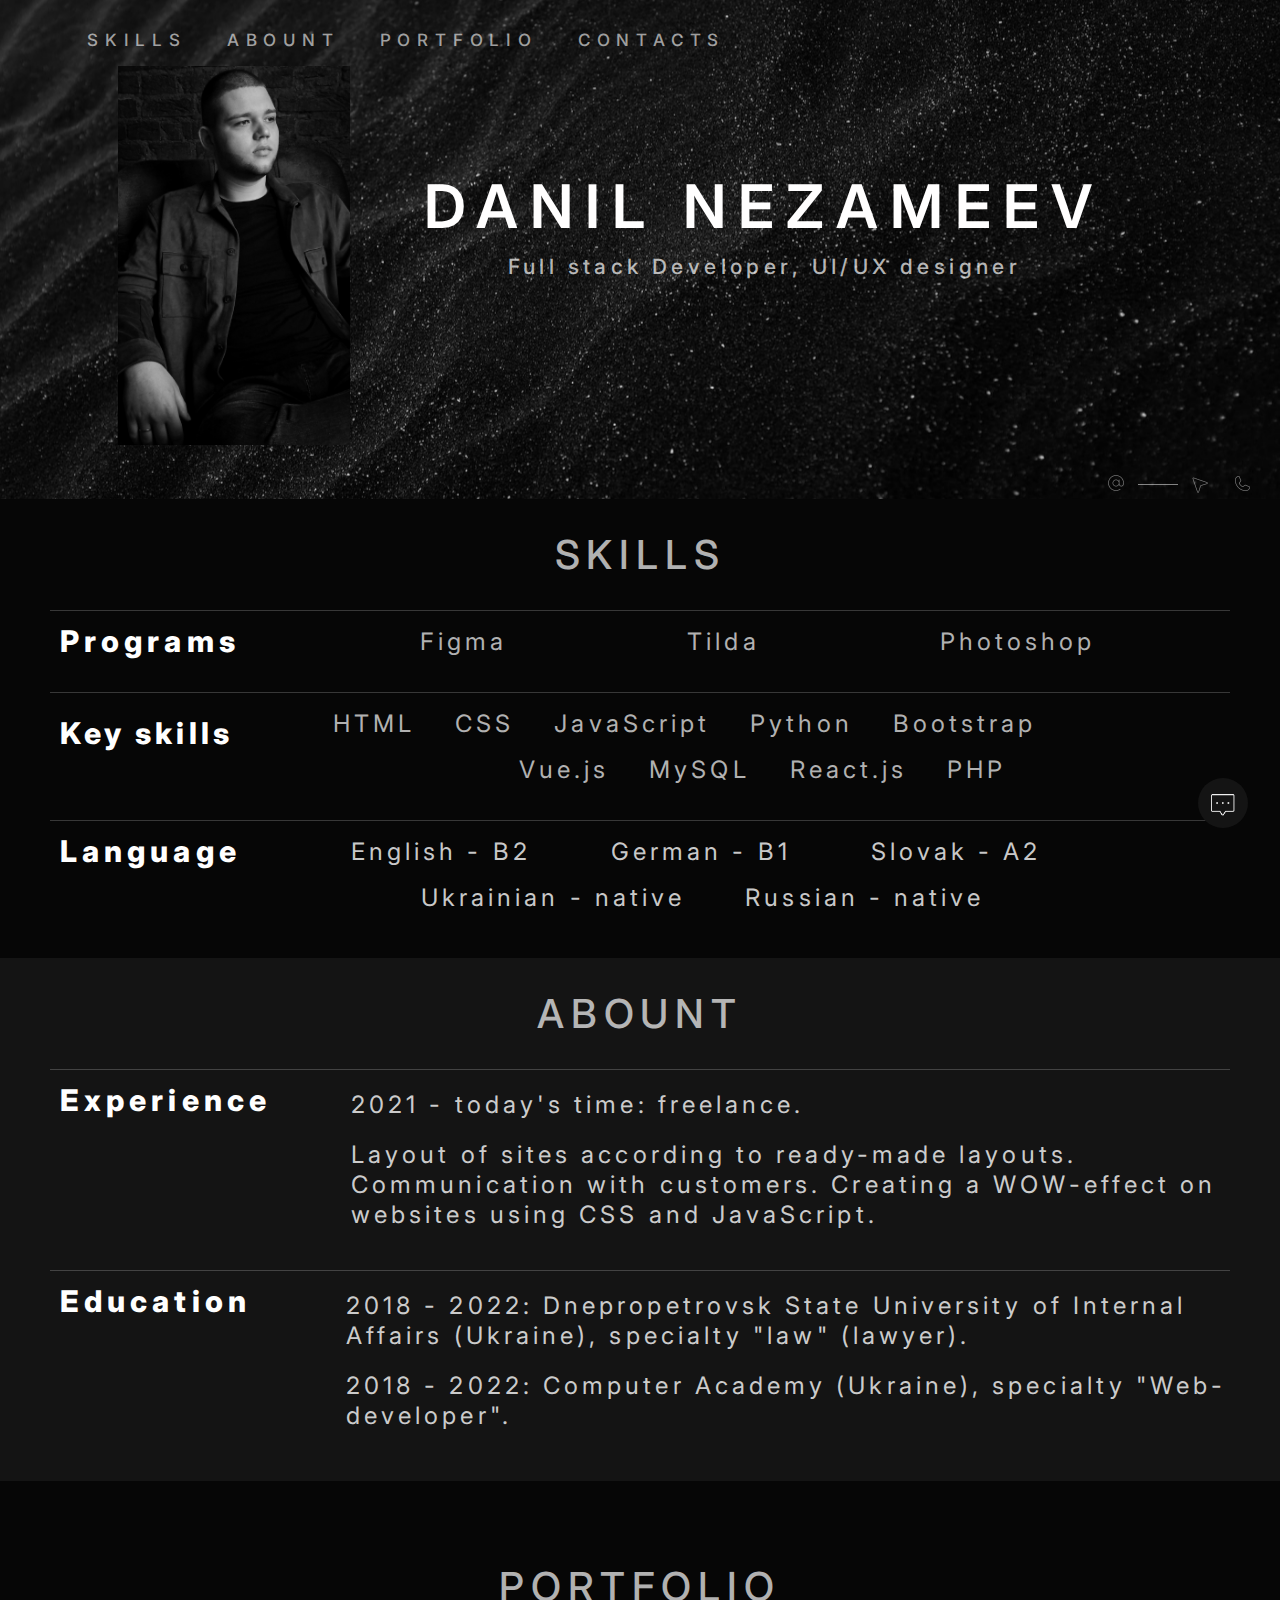
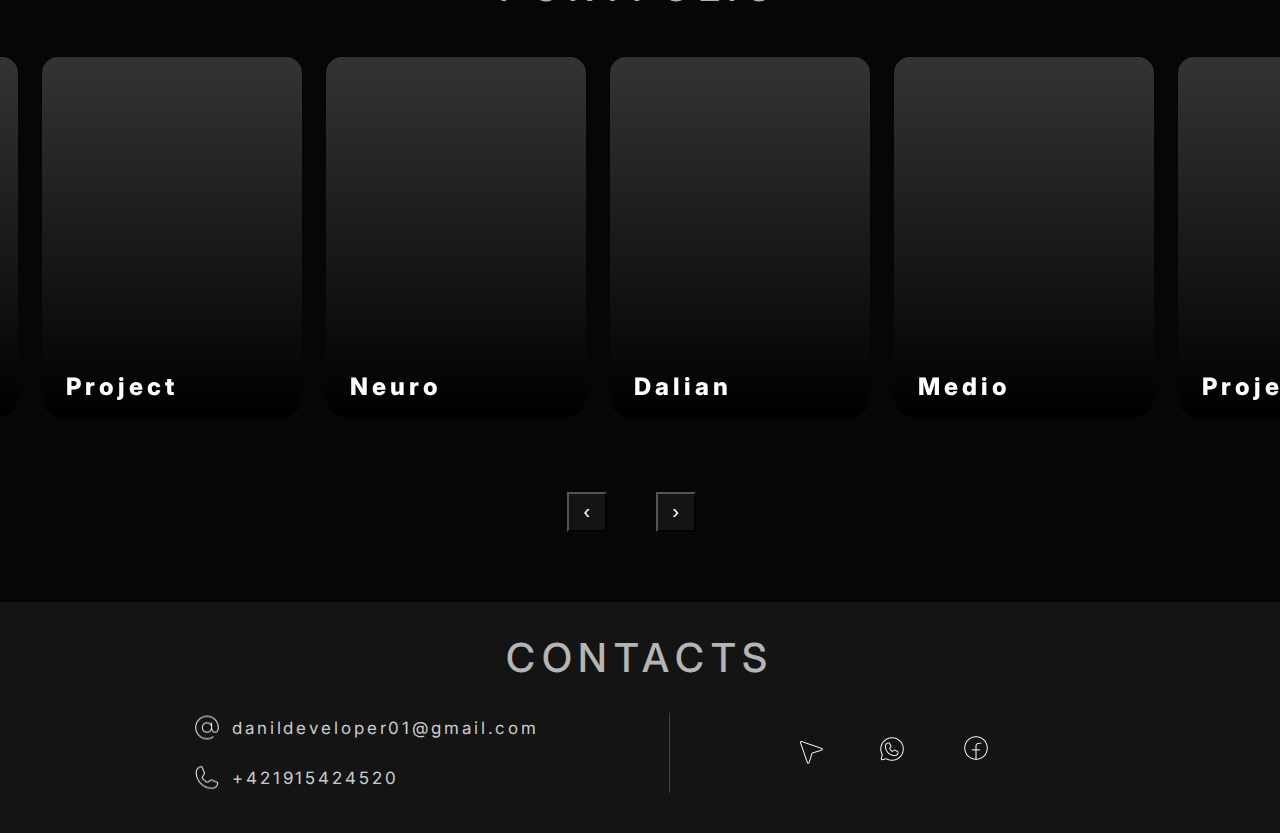
<file: index.html>
<!DOCTYPE html>
<html lang="en">
<head>
    <meta charset="UTF-8">
    <meta http-equiv="X-UA-Compatible" content="IE=edge">
    <meta name="viewport" content="width=device-width, initial-scale=1.0">
    <title>PORTFOLIO</title>
    <link rel="stylesheet" href="css/style.css">
    <link rel="stylesheet" href="css/media.css">
    <link rel="preconnect" href="https://fonts.googleapis.com">
    <link rel="preconnect" href="https://fonts.gstatic.com" crossorigin>
    <link href="https://fonts.googleapis.com/css2?family=Inter:wght@100;200;300;400;500;600;700;800;900&display=swap" rel="stylesheet">
    <link rel="stylesheet" href="chatbot/chatbot.css">
    <link rel="shortcut icon" href="img/logo.png">
</head>
<body>
    <header class="header">
        <div class="container">
            <div class="navbar">
                <ul class="links">
                    <li class="li-skills li_link-menu"><a href="#" class="skills link-menu">SKILLS</a></li>
                    <li class="li-abount li_link-menu"><a href="#" class="abount link-menu">ABOUNT</a></li>
                    <li class="li-portfolio li_link-menu"><a href="#" class="portfolio link-menu">PORTFOLIO</a></li>
                    <li class="li-contact li_link-menu"><a href="#" class="contact link-menu">CONTACTS</a></li>                
                </ul>                    
                <div class="toggle">
                    <div class="line1"></div>
                    <div class="line3"></div>
                </div>
            </div>                     
            <div class="block-section-title">
                <img src="img/photo-my.png" alt="" class="foto-title">
                <div class="text-tile_block-section-title">
                    <h1 class="name-header">DANIL NEZAMEEV</h1>
                    <h4 class="text-title-name">Full stack Developer, UI/UX designer</h4>
                </div>
            </div>
            <div class="contact-hader">
                <a href="mailto:danildeveloper01@gmail.com" class="link-mail link-contact-header" target="_blank"><img src="img/mail.png" alt="mail-icon" class="mail-icon icon-contact-header"></a>
                <div class="line-contact-header link-contact-header"></div>
                <a href="https://t.me/front_end_developer19" class="link-telegram link-contact-header" target="_blank"><img src="img/telega.png" alt="telegram-icon" class="telega-icon icon-contact-header"></a>
                <a href="tel:+421905174713" class="link-phone link-contact-header" target="_blank"><img src="img/phone.png" alt="" class="phone-icon icon-contact-header"></a>
            </div>
        </div>
    </header>
    <section class="skills-section" id="skill-block">
        <div class="container">
            <h1 class="title-skills_skill-section">SKILLS</h1>
            <div class="wrapper-program">
                <h4 class="title-program">Programs</h4>
                <p class="text-figma text-program">Figma</p>
                <p class="text-tilda text-program">Tilda</p>
                <p class="photoshop text-program">Photoshop</p>
            </div>                
            <div class="wrapper-key-skill">
                <h4 class="title-key-skill">Key skills</h4>
                <div class="wrapper-skill">
                    <div class="block-skill-line-one">
                        <p class="text-html text-key-skill">HTML</p>
                        <p class="text-css text-key-skill">CSS</p>
                        <p class="text-js text-key-skill">JavaScript</p>
                        <p class="text-sass text-key-skill">Python</p>
                        <p class="text-bootstrap text-key-skill">Bootstrap</p>
                    </div>
                    <div class="block-skill-line-two">
                        <p class="text-vue text-key-skill">Vue.js</p>
                        <p class="text-flex text-key-skill">MySQL</p>
                        <p class="text-grid text-key-skill">React.js</p>
                        <p class="text-grid text-key-skill">PHP</p>
                    </div>
                    </div>
                </div>
            <div class="wrapper-language">
                <h4 class="title-language">Language</h4>
                <div class="wrapper-text-language">
                    <div class="block-language-one">
                        <p class="text-en text-language">English - B2</p>
                        <p class="text-de text-language">German - B1</p>
                        <p class="text-sk text-language">Slovak - A2</p>
                    </div>
                    <div class="block-language-two">
                        <p class="text-ua text-language text-block-language-two">Ukrainian - native</p>
                        <p class="text-ru text-language text-block-language-two">Russian - native</p>
                    </div>
                </div>
            </div>
        </div>
    </section>
    <section class="section-abount" id="block-abount">
        <div class="container">
            <h1 class="title-abount_sction-abount">ABOUNT</h1>
            <div class="wrapper-section-abount-one">
                <h4 class="title-wrapper-section-abount-one">Experience</h4>
                <div class="text_wrapper-section-abount-one">
                    <p class="text-freelans text-promo-text_wrapper-section-abount-one">2021 - today's time: freelance.</p>
                    <p class="promo-freelans text-promo-text_wrapper-section-abount-one">Layout of sites according to ready-made layouts. Communication with customers. Creating a WOW-effect on websites using CSS and JavaScript.</p>
                </div>
            </div>
            <div class="wrapper-section-abount-two">
                <h4 class="title-wrapper-section-abount-two">Education</h4>
                <div class="text_wrapper-section-abount-two">
                    <p class="text-univesity text-promo-text_wrapper-section-abount-two">2018 - 2022: Dnepropetrovsk State University of Internal Affairs (Ukraine), specialty "law" (lawyer).</p>
                    <p class="text-courses text-promo-text_wrapper-section-abount-two">2018 - 2022: Computer Academy (Ukraine), specialty "Web-developer".</p>
                </div>
            </div>
          
        </div>
    </section>
    <section class="game-section portfolio-section" id="block-portfolio">
        <h1 class="title_section-portfolio">portfolio</h1>
        <div class="owl-carousel custom-carousel owl-theme">
            <div class="item neuro" style="background-image: url(https://github.com/Ivanov674/photo/blob/main/img/Group%201.png?raw=true);">
                <div class="item-desc">
                    <h3>Project</h3>
                    <p><a href="https://www.figma.com/file/ealcyqB7hsSXg7qz2xIHzJ/Untitled?type=design&node-id=5-5&t=Aii5lJJILtO8Y3w6-0" target="_blank">GO TO SITE</a></p>
                </div>
            </div>
            <div class="item neuro" style="background-image: url(https://ivanov674.github.io/photo/img/neuro.png);">
                <div class="item-desc">
                    <h3>Neuro</h3>
                    <p>Gum and mint shop. Used HTML, CSS and JavaScript. Animation on the site is made using JavaScript. Flexbox and grid modules were also used. Only the main page of the site is presented for demonstration. Website is responsive. <br><br> <a href="https://ivanov674.github.io/neuro/" target="_blank">GO TO SITE</a></p>
                </div>
            </div>
            <div class="item dalian" style="background-image: url(https://github.com/Ivanov674/photo/blob/main/img/%D0%94%D0%B0%D0%BB%D0%B8%D0%B0%D0%BD.png?raw=true);">
                <div class="item-desc">
                    <h3>Dalian</h3>
                    <p>Slovak financial company. Implemented with HTML, CSS, JavaScript. Multi-page site. The full version of the site is presented for demonstration. Website is responsive. <br><br> <a href="https://ivanov674.github.io/dalian/home.html" target="_blank">GO TO SITE</a> </p>
                </div>
            </div>
            <div class="item porten" style="background-image: url(https://ivanov674.github.io/shop-photo/img/Screenshot_1.png);">
                <div class="item-desc">
                    <h3>Medio</h3>
                    <p>Creative agency. Implemented with the help HTML, CSS, SCSS, JavaScript and Bootstrap. Website is responsive. <br><br> <a href="https://ivanov674.github.io/creat/" target="_blank">GO TO SITE</a></p>
                </div>
            </div>
        </div> 
    </section>
    <footer class="footer" id="block-contact">
        <div class="container">
            <h1 class="title-contact">CONTACTS</h1>
            <div class="wrapper-footer">
                <div class="mail-tel-block">
                    <p class="text-mail_wrapper-footer text-mail-tel-style">danildeveloper01@gmail.com</p>
                    <p class="text-tel_wrapper-footer text-mail-tel-style">+421915424520</p>
                </div>
                <div class="wrapper-massege_wrapper-footer">
                    <a href="https://t.me/front_end_developer19" class="telegram-link-footer" target="_blank"><img src="img/teleg-icon-footer.png" alt="telegram-icon-link" class="-elegram-icon-footer"></a>
                    <a href="https://wa.me/421905174713" class="whatsapp-link-footer" target="_blank"><img src="img/whatsapp-icon-footer.png" alt="whatsapp-icon-link" class="whatsapp-icon-footer"></a>
                    <a href="https://www.facebook.com/profile.php?id=100089778180749" class="facebook-link-footer" target="_blank"><img src="img/facebook-icon-footer.png" alt="facebook-icon-link" class="facebook-icon-footer"></a>
                </div>
            </div>
            <div class="chatbot__btn">
                <div class="chatbot__tooltip d-none"></div>
            </div>
        </div>
    </footer>
    <script src="js/main.js"></script>
    <script src="chatbot/fp2.js"></script>
    <script src="chatbot/chatbot.js"></script>
    <script src="js/cb-content.js"></script>
    <script src="https://cdnjs.cloudflare.com/ajax/libs/jquery/3.5.1/jquery.min.js"></script>
    <script src="https://cdnjs.cloudflare.com/ajax/libs/OwlCarousel2/2.3.4/owl.carousel.min.js"></script>
    <script>
        $(".custom-carousel").owlCarousel({
            autoWidth: true,
            loop: true
        });
        $(document).ready(function () {
            $(".custom-carousel .item").click(function () {
                $(".custom-carousel .item").not($(this)).removeClass("active");
                $(this).toggleClass("active");
            });
        });
    </script>    
</body>
</html>
</file>
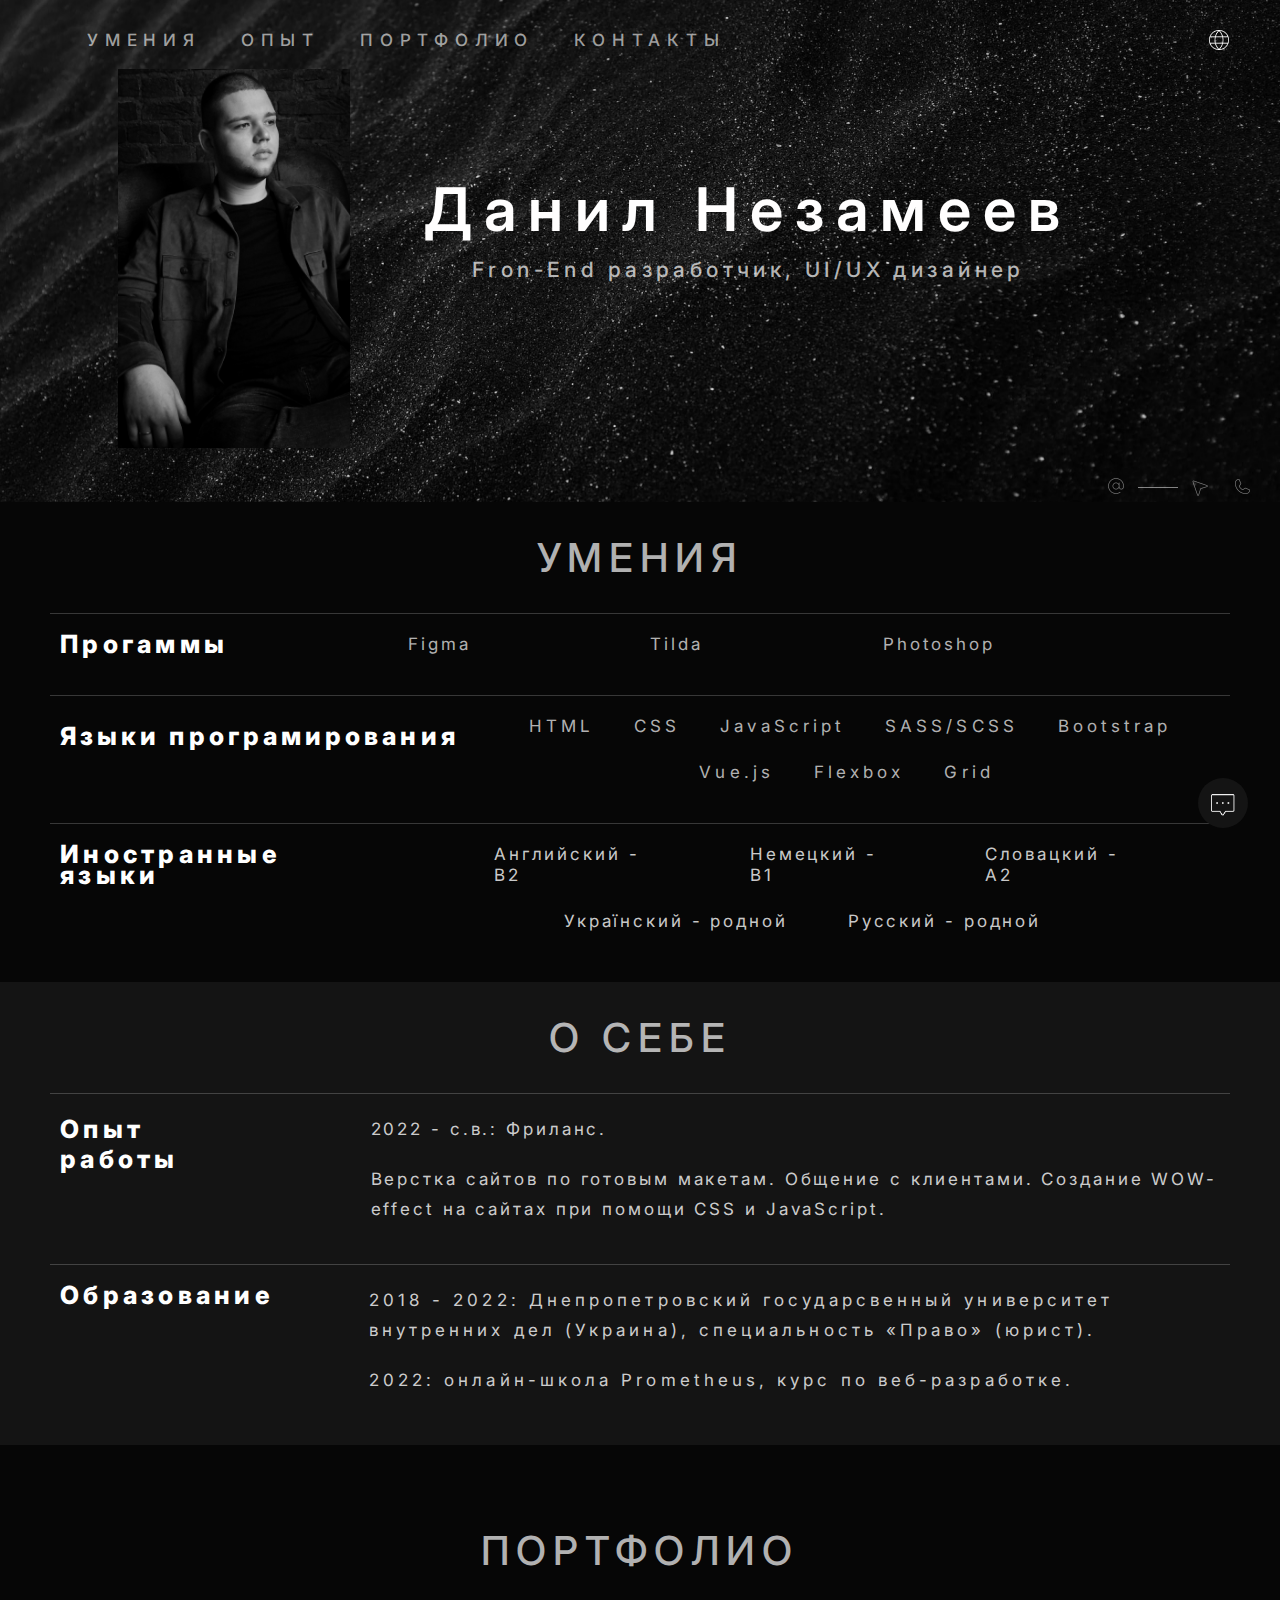
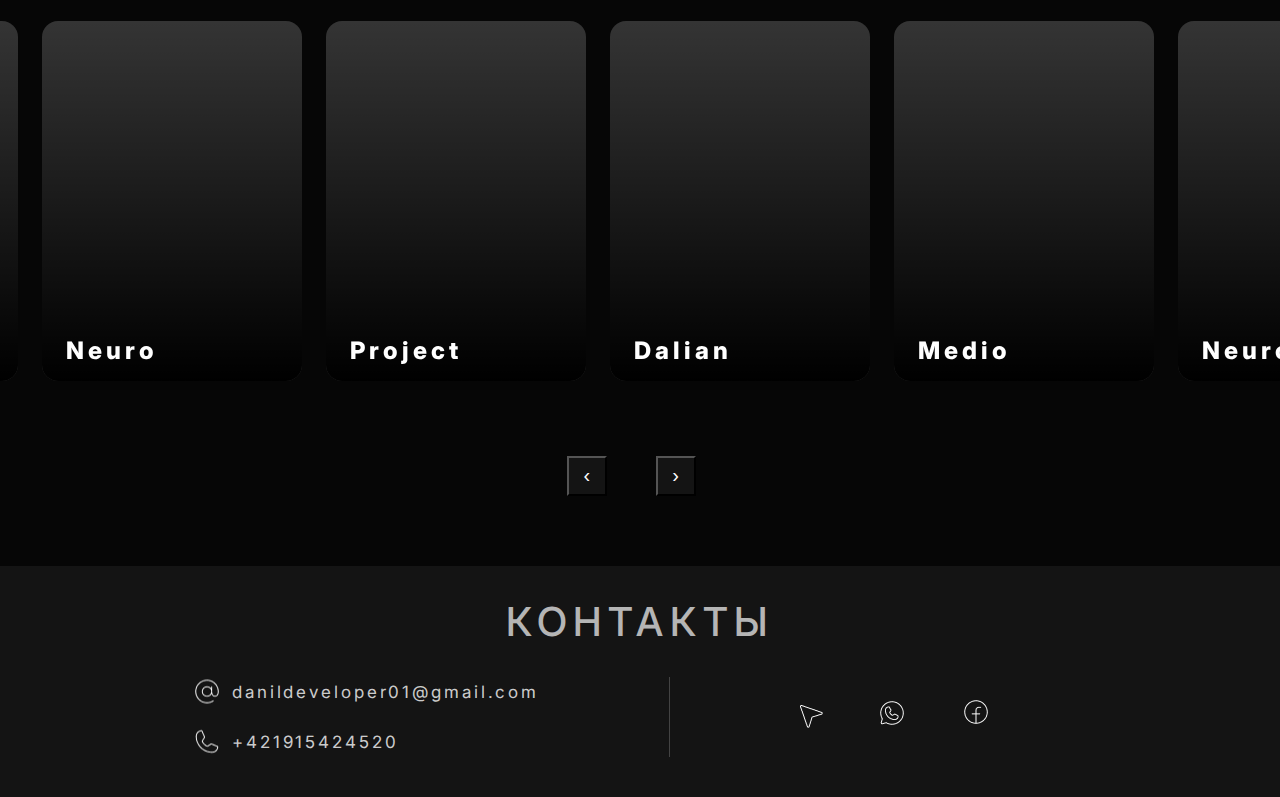
<file: ru-version.html>
<!DOCTYPE html>
<html lang="ru">
<head>
    <meta charset="UTF-8">
    <meta http-equiv="X-UA-Compatible" content="IE=edge">
    <meta name="viewport" content="width=device-width, initial-scale=1.0">
    <title>PORTFOLIO</title>
    <link rel="stylesheet" href="css/style.css">
    <link rel="stylesheet" href="css/media.css">
    <link rel="preconnect" href="https://fonts.googleapis.com">
    <link rel="preconnect" href="https://fonts.gstatic.com" crossorigin>
    <link href="https://fonts.googleapis.com/css2?family=Inter:wght@100;200;300;400;500;600;700;800;900&display=swap" rel="stylesheet">
    <link rel="stylesheet" href="chatbot/chatbot.css">
    <link rel="stylesheet" href="css/ru-style.css">
    <link rel="shortcut icon" href="img/logo.png">
</head>
<body>
    <header class="header">
        <div class="container">
            <div class="navbar">
                <ul class="links">
                    <li class="li-skills li_link-menu"><a href="#" class="skills link-menu">УМЕНИЯ</a></li>
                    <li class="li-abount li_link-menu"><a href="#" class="abount link-menu">ОПЫТ</a></li>
                    <li class="li-portfolio li_link-menu"><a href="#" class="portfolio link-menu">ПОРТФОЛИО</a></li>
                    <li class="li-contact li_link-menu"><a href="#" class="contact link-menu">КОНТАКТЫ</a></li>
                    <li class="li-language li_link-menu">
                        <div class="dropdown">
                            <img onclick="myFunction()" src="img/photo.png" alt="" class="language link-menu dropbtn">
                            <div class="dropdown-content" id="myDropdown">
                                <a href="index.html">english</a>
                                <a href="sk-version.html">slovenský</a>
                                <a href="ua-version.html">українска</a>
                                <a href="ru-version.html">русский</a>
                            </div>
                        </div>
                    </li>                      
                </ul>                    
                <div class="toggle">
                    <div class="line1"></div>
                    <div class="line3"></div>
                </div>
            </div>                     
            <div class="block-section-title">
                <img src="img/photo-my.png" alt="" class="foto-title">
                <div class="text-tile_block-section-title">
                    <h1 class="name-header">Данил Незамеев</h1>
                    <h4 class="text-title-name">Fron-End разработчик, UI/UX дизайнер</h4>
                </div>
            </div>
            <div class="contact-hader">
                <a href="mailto:danildeveloper01@gmail.com" class="link-mail link-contact-header" target="_blank"><img src="img/mail.png" alt="mail-icon" class="mail-icon icon-contact-header"></a>
                <div class="line-contact-header link-contact-header"></div>
                <a href="https://t.me/front_end_developer19" class="link-telegram link-contact-header" target="_blank"><img src="img/telega.png" alt="telegram-icon" class="telega-icon icon-contact-header"></a>
                <a href="tel:+421905174713" class="link-phone link-contact-header" target="_blank"><img src="img/phone.png" alt="" class="phone-icon icon-contact-header"></a>
            </div>
        </div>
    </header>
    <section class="skills-section" id="skill-block">
        <div class="container">
            <h1 class="title-skills_skill-section">УМЕНИЯ</h1>
            <div class="wrapper-program">
                <h4 class="title-program title-program-ru">Прогаммы</h4>
                <p class="text-figma text-program text-title-skills_skill-section">Figma</p>
                <p class="text-tilda text-program text-title-skills_skill-section">Tilda</p>
                <p class="photoshop text-program text-title-skills_skill-section">Photoshop</p>
            </div>                
            <div class="wrapper-key-skill">
                <h4 class="title-key-skill title-program-ru">Языки програмирования</h4>
                <div class="wrapper-skill">
                    <div class="block-skill-line-one">
                        <p class="text-html text-key-skill text-title-skills_skill-section">HTML</p>
                        <p class="text-css text-key-skill text-title-skills_skill-section">CSS</p>
                        <p class="text-js text-key-skill text-title-skills_skill-section">JavaScript</p>
                        <p class="text-sass text-key-skill text-title-skills_skill-section">SASS/SCSS</p>
                        <p class="text-bootstrap text-key-skill text-title-skills_skill-section">Bootstrap</p>
                    </div>
                    <div class="block-skill-line-two">
                        <p class="text-vue text-key-skill text-title-skills_skill-section">Vue.js</p>
                        <p class="text-flex text-key-skill text-title-skills_skill-section">Flexbox</p>
                        <p class="text-grid text-key-skill text-title-skills_skill-section">Grid</p>
                    </div>
                    </div>
                </div>
            <div class="wrapper-language">
                <h4 class="title-language title-program-ru">Иностранные языки</h4>
                <div class="wrapper-text-language">
                    <div class="block-language-one">
                        <p class="text-en text-language text-title-skills_skill-section">Английский - B2</p>
                        <p class="text-de text-language text-title-skills_skill-section">Немецкий - B1</p>
                        <p class="text-sk text-language text-title-skills_skill-section">Словацкий - A2</p>
                    </div>
                    <div class="block-language-two">
                        <p class="text-ua text-language text-block-language-two text-title-skills_skill-section">Українский - родной</p>
                        <p class="text-ru text-language text-block-language-two text-title-skills_skill-section">Русский - родной</p>
                    </div>
                </div>
            </div>
        </div>
    </section>
    <section class="section-abount" id="block-abount">
        <div class="container">
            <h1 class="title-abount_sction-abount">О СЕБЕ</h1>
            <div class="wrapper-section-abount-one">
                <h4 class="title-wrapper-section-abount-one title-program-ru">Опыт работы</h4>
                <div class="text_wrapper-section-abount-one">
                    <p class="text-freelans text-promo-text_wrapper-section-abount-one text-title-skills_skill-section">2022 - с.в.: Фриланс.</p>
                    <p class="promo-freelans text-promo-text_wrapper-section-abount-one text-title-skills_skill-section">Верстка сайтов по готовым макетам. Общение с клиентами. Создание WOW-effect на сайтах при помощи CSS и JavaScript.</p>
                </div>
            </div>
            <div class="wrapper-section-abount-two">
                <h4 class="title-wrapper-section-abount-two title-program-ru">Образование</h4>
                <div class="text_wrapper-section-abount-two">
                    <p class="text-univesity text-promo-text_wrapper-section-abount-two text-title-skills_skill-section">2018 - 2022: Днепропетровский государсвенный университет внутренних дел (Украина), специальность «Право» (юрист).</p>
                    <p class="text-courses text-promo-text_wrapper-section-abount-two text-title-skills_skill-section">2022: онлайн-школа Prometheus, курс по веб-разработке.</p>
                </div>
            </div>
        </div>
    </section>
    <section class="game-section portfolio-section" id="block-portfolio">
        <h1 class="title_section-portfolio">ПОРТФОЛИО</h1>
        <div class="owl-carousel custom-carousel owl-theme">
            
            <div class="item" style="background-image: url(https://ivanov674.github.io/photo/img/neuro.png);">
                <div class="item-desc">
                    <h3>Neuro</h3>
                    <p>Магазин жвачек и леденцов. Использовались HTML, CSS и JavaScript. Анимация на сайте сделанная при помощи JavaScript. Так же использывались модули Flexbox та grid. Для демонстрации представлена только главная страница сайта. Веб-сайт адаптивный. <br><br> <a href="https://ivanov674.github.io/neuro/" target="_blank">НА САЙТ</a></p>
                </div>
            </div>
            <div class="item" style="background-image: urlhttps://github.com/Ivanov674/photo/blob/main/img/Group%201.png?raw=true);">
                <div class="item-desc">
                    <h3>Project</h3>
                    <p><a href="https://www.figma.com/file/ealcyqB7hsSXg7qz2xIHzJ/Untitled?type=design&node-id=0-1&t=Aii5lJJILtO8Y3w6-0" target="_blank">НА САЙТ</a></p>
                </div>
            </div>
            <div class="item" style="background-image: urlhttps://github.com/Ivanov674/photo/blob/main/img/%D0%94%D0%B0%D0%BB%D0%B8%D0%B0%D0%BD.png?raw=true);">
                <div class="item-desc">
                    <h3>Dalian</h3>
                    <p>Словацкая финансовая компания. Сайт реализирован при помощи HTML, CSS, JavaScript. Многостраничный сайт. Для демонстрации предоставленна полная версия сайта. Веб-сайт адаптивный. <br><br> <a href="https://ivanov674.github.io/dalian/home.html" target="_blank">НА САЙТ</a> </p>
                </div>
            </div>
            
            
            <div class="item porten" style="background-image: url(https://ivanov674.github.io/shop-photo/img/Screenshot_1.png);">
                <div class="item-desc">
                    <h3>Medio</h3>
                    <p>Креативное агенство. Реализовано при помощи HTML, CSS, SCSS, JavaScript и Bootstrap. Веб-сайт адаптивный. <br><br> <a href="https://ivanov674.github.io/creat/" target="_blank">НА САЙТ</a></p>
                </div>
            </div>
            
        </div>        
    </section>
    <footer class="footer" id="block-contact">
        <div class="container">
            <h1 class="title-contact">КОНТАКТЫ</h1>
            <div class="wrapper-footer">
                <div class="mail-tel-block">
                    <p class="text-mail_wrapper-footer text-mail-tel-style">danildeveloper01@gmail.com</p>
                    <p class="text-tel_wrapper-footer text-mail-tel-style">+421915424520</p>
                </div>
                <div class="wrapper-massege_wrapper-footer">
                    <a href="https://t.me/front_end_developer19" class="telegram-link-footer" target="_blank"><img src="img/teleg-icon-footer.png" alt="telegram-icon-link" class="-elegram-icon-footer"></a>
                    <a href="https://wa.me/421905174713" class="whatsapp-link-footer" target="_blank"><img src="img/whatsapp-icon-footer.png" alt="whatsapp-icon-link" class="whatsapp-icon-footer"></a>
                    <a href="https://www.facebook.com/profile.php?id=100089778180749" class="facebook-link-footer" target="_blank"><img src="img/facebook-icon-footer.png" alt="facebook-icon-link" class="facebook-icon-footer"></a>
                </div>
            </div>
            <div class="chatbot__btn">
                <div class="chatbot__tooltip d-none"></div>
            </div>
        </div>
    </footer>
    <script src="js/main.js"></script>
    <script src="chatbot/fp2.js"></script>
    <script src="chatbot/chatbot.js"></script>
    <script src="js/cb-content-ru.js"></script>
    <script src="https://cdnjs.cloudflare.com/ajax/libs/jquery/3.5.1/jquery.min.js"></script>
    <script src="https://cdnjs.cloudflare.com/ajax/libs/OwlCarousel2/2.3.4/owl.carousel.min.js"></script>
    <script>
        $(".custom-carousel").owlCarousel({
            autoWidth: true,
            loop: true
        });
        $(document).ready(function () {
            $(".custom-carousel .item").click(function () {
                $(".custom-carousel .item").not($(this)).removeClass("active");
                $(this).toggleClass("active");
            });
        });
    </script>    
</body>
</html>
</file>
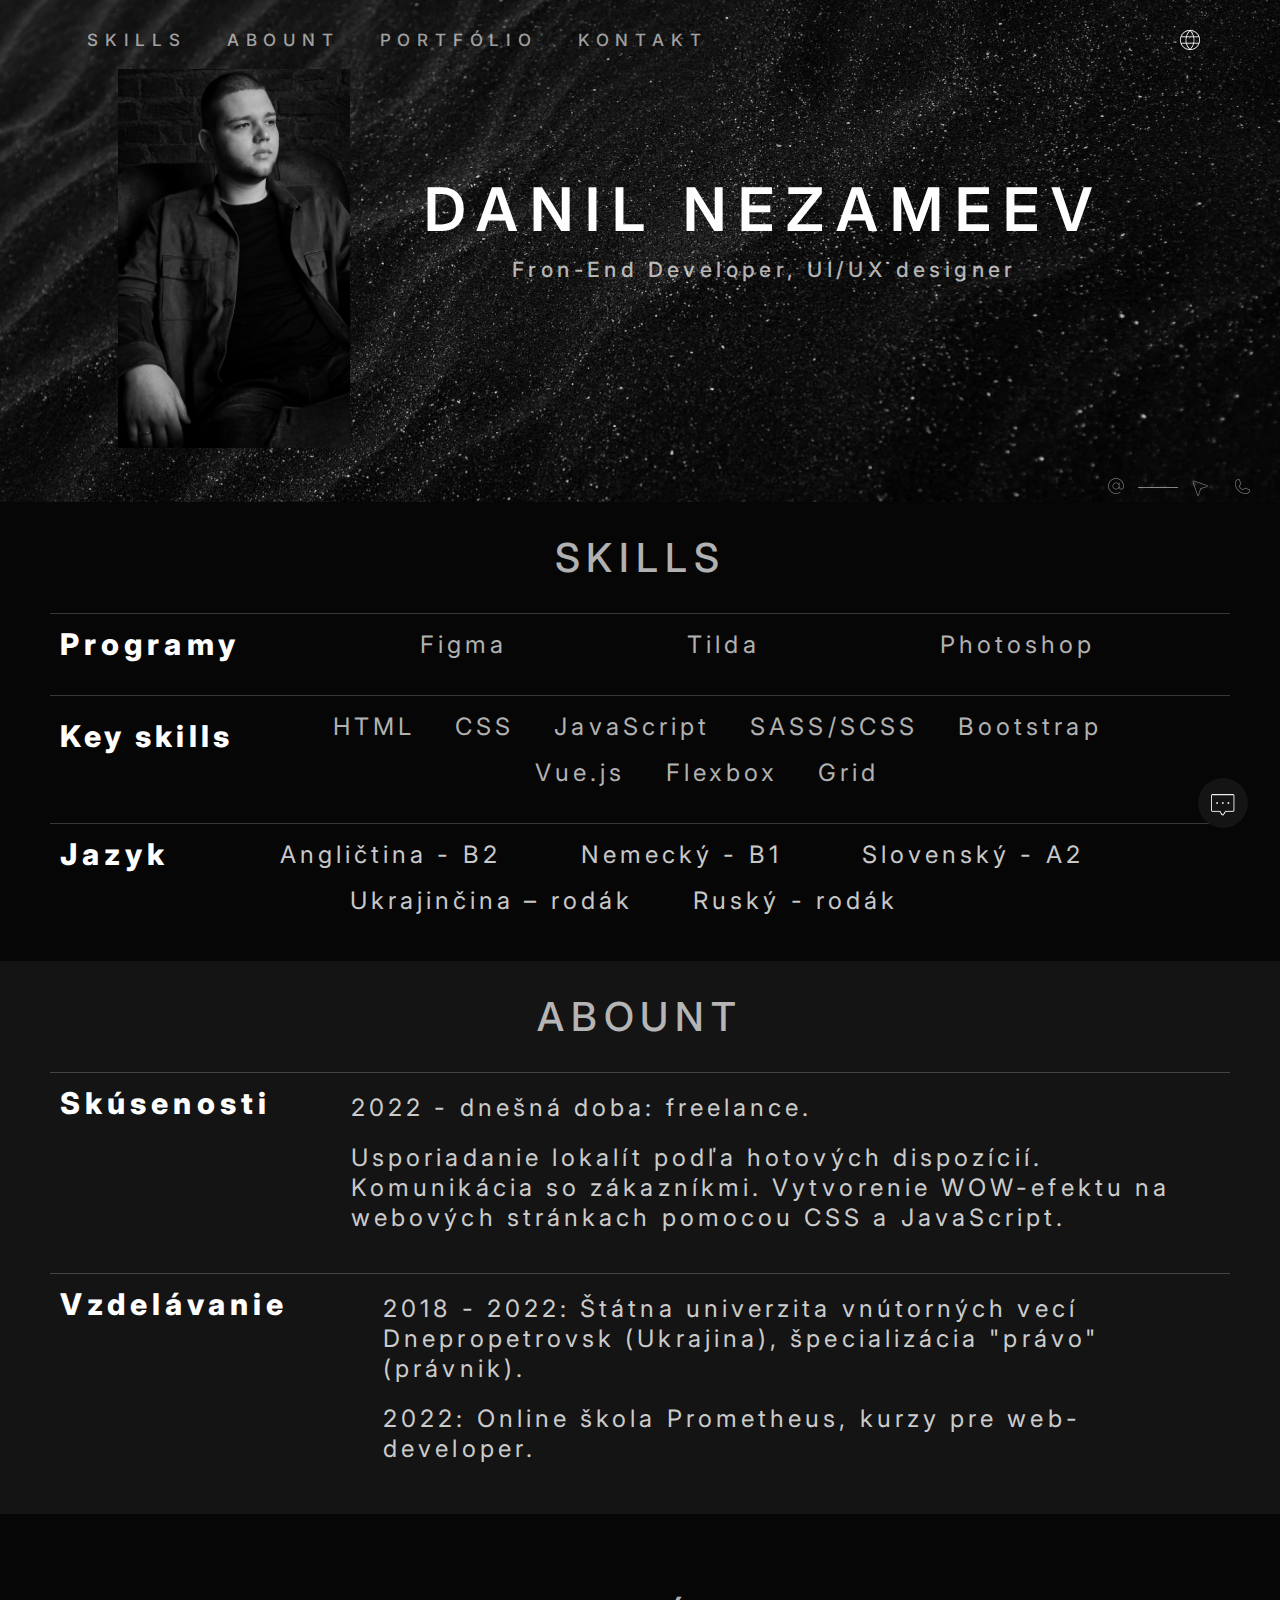
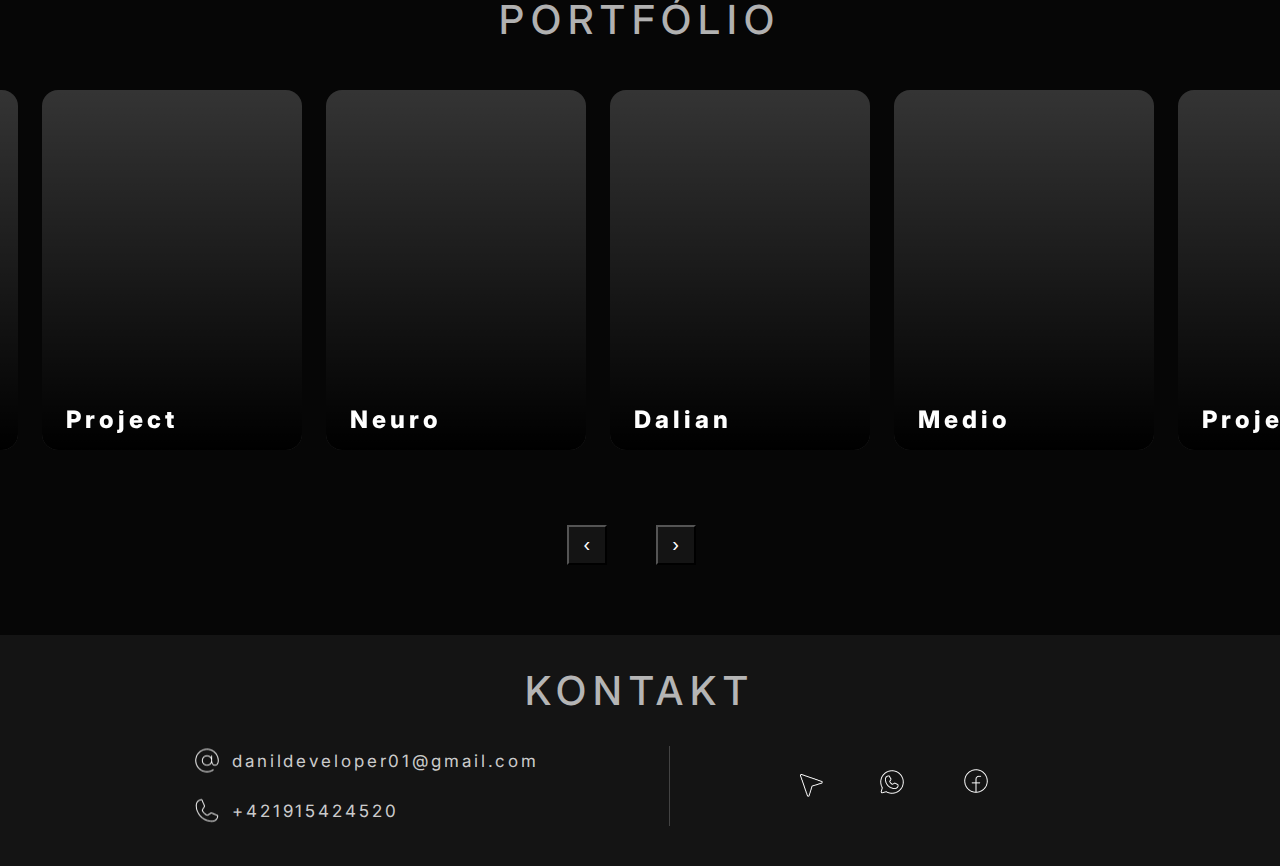
<file: sk-version.html>
<!DOCTYPE html>
<html lang="sk">
<head>
    <meta charset="UTF-8">
    <meta http-equiv="X-UA-Compatible" content="IE=edge">
    <meta name="viewport" content="width=device-width, initial-scale=1.0">
    <title>PORTFÓLIO</title>
    <link rel="stylesheet" href="css/style.css">
    <link rel="stylesheet" href="css/media.css">
    <link rel="preconnect" href="https://fonts.googleapis.com">
    <link rel="preconnect" href="https://fonts.gstatic.com" crossorigin>
    <link href="https://fonts.googleapis.com/css2?family=Inter:wght@100;200;300;400;500;600;700;800;900&display=swap" rel="stylesheet">
    <link rel="stylesheet" href="chatbot/chatbot.css">
    <link rel="shortcut icon" href="img/logo.png">
</head>
<body>
    <header class="header">
        <div class="container">
            <div class="navbar">
                <ul class="links">
                    <li class="li-skills li_link-menu"><a href="#" class="skills link-menu">SKILLS</a></li>
                    <li class="li-abount li_link-menu"><a href="#" class="abount link-menu">ABOUNT</a></li>
                    <li class="li-portfolio li_link-menu"><a href="#" class="portfolio link-menu">PORTFÓLIO</a></li>
                    <li class="li-contact li_link-menu"><a href="#" class="contact link-menu">KONTAKT</a></li>
                    <li class="li-language li_link-menu">
                        <div class="dropdown">
                            <img onclick="myFunction()" src="img/photo.png" alt="" class="language link-menu dropbtn">
                            <div class="dropdown-content" id="myDropdown">
                                <a href="index.html">english</a>
                                <a href="sk-version.html">slovenský</a>
                                <a href="ua-version.html">українска</a>
                                <a href="ru-version.html">русский</a>
                                
                            </div>
                        </div>
                    </li>                      
                </ul>                    
                <div class="toggle">
                    <div class="line1"></div>
                    <div class="line3"></div>
                </div>
            </div>                     
            <div class="block-section-title">
                <img src="img/photo-my.png" alt="" class="foto-title">
                <div class="text-tile_block-section-title">
                    <h1 class="name-header">DANIL NEZAMEEV</h1>
                    <h4 class="text-title-name">Fron-End Developer, UI/UX designer</h4>
                </div>
            </div>
            <div class="contact-hader">
                <a href="mailto:danildeveloper01@gmail.com" class="link-mail link-contact-header" target="_blank"><img src="img/mail.png" alt="mail-icon" class="mail-icon icon-contact-header"></a>
                <div class="line-contact-header link-contact-header"></div>
                <a href="https://t.me/front_end_developer19" class="link-telegram link-contact-header" target="_blank"><img src="img/telega.png" alt="telegram-icon" class="telega-icon icon-contact-header"></a>
                <a href="tel:+421905174713" class="link-phone link-contact-header" target="_blank"><img src="img/phone.png" alt="" class="phone-icon icon-contact-header"></a>
            </div>
        </div>
    </header>
    <section class="skills-section" id="skill-block">
        <div class="container">
            <h1 class="title-skills_skill-section">SKILLS</h1>
            <div class="wrapper-program">
                <h4 class="title-program title-program-ru">Programy</h4>
                <p class="text-figma text-program text-title-skills_skill-section">Figma</p>
                <p class="text-tilda text-program text-title-skills_skill-section">Tilda</p>
                <p class="photoshop text-program text-title-skills_skill-section">Photoshop</p>
            </div>                
            <div class="wrapper-key-skill">
                <h4 class="title-key-skill title-program-ru">Key skills</h4>
                <div class="wrapper-skill">
                    <div class="block-skill-line-one">
                        <p class="text-html text-key-skill text-title-skills_skill-section">HTML</p>
                        <p class="text-css text-key-skill text-title-skills_skill-section">CSS</p>
                        <p class="text-js text-key-skill text-title-skills_skill-section">JavaScript</p>
                        <p class="text-sass text-key-skill text-title-skills_skill-section">SASS/SCSS</p>
                        <p class="text-bootstrap text-key-skill text-title-skills_skill-section">Bootstrap</p>
                    </div>
                    <div class="block-skill-line-two">
                        <p class="text-vue text-key-skill text-title-skills_skill-section">Vue.js</p>
                        <p class="text-flex text-key-skill text-title-skills_skill-section">Flexbox</p>
                        <p class="text-grid text-key-skill text-title-skills_skill-section">Grid</p>
                    </div>
                    </div>
                </div>
            <div class="wrapper-language">
                <h4 class="title-language title-program-ru">Jazyk</h4>
                <div class="wrapper-text-language">
                    <div class="block-language-one">
                        <p class="text-en text-language text-title-skills_skill-section">Angličtina - B2</p>
                        <p class="text-de text-language text-title-skills_skill-section">Nemecký - B1</p>
                        <p class="text-sk text-language text-title-skills_skill-section">Slovenský - A2</p>
                    </div>
                    <div class="block-language-two">
                        <p class="text-ua text-language text-block-language-two text-title-skills_skill-section">Ukrajinčina – rodák</p>
                        <p class="text-ru text-language text-block-language-two text-title-skills_skill-section">Ruský - rodák</p>
                    </div>
                </div>
            </div>
        </div>
    </section>
    <section class="section-abount" id="block-abount">
        <div class="container">
            <h1 class="title-abount_sction-abount">ABOUNT</h1>
            <div class="wrapper-section-abount-one">
                <h4 class="title-wrapper-section-abount-one title-program-ru">Skúsenosti</h4>
                <div class="text_wrapper-section-abount-one">
                    <p class="text-freelans text-promo-text_wrapper-section-abount-one text-title-skills_skill-section">2022 - dnešná doba: freelance.</p>
                    <p class="promo-freelans text-promo-text_wrapper-section-abount-one text-title-skills_skill-section">Usporiadanie lokalít podľa hotových dispozícií. Komunikácia so zákazníkmi. Vytvorenie WOW-efektu na webových stránkach pomocou CSS a JavaScript.</p>
                </div>
            </div>
            <div class="wrapper-section-abount-two">
                <h4 class="title-wrapper-section-abount-two title-program-ru">Vzdelávanie</h4>
                <div class="text_wrapper-section-abount-two">
                    <p class="text-univesity text-promo-text_wrapper-section-abount-two text-title-skills_skill-section">2018 - 2022: Štátna univerzita vnútorných vecí Dnepropetrovsk (Ukrajina), špecializácia "právo" (právnik).</p>
                    <p class="text-courses text-promo-text_wrapper-section-abount-two text-title-skills_skill-section">2022: Online škola Prometheus, kurzy pre web-developer.</p>
                </div>
            </div>
        </div>
    </section>
    <section class="game-section portfolio-section" id="block-portfolio">
        <h1 class="title_section-portfolio">PORTFÓLIO</h1>
        <div class="owl-carousel custom-carousel owl-theme">
           <div class="item" style="background-image: url(https://github.com/Ivanov674/photo/blob/main/img/Group%201.png?raw=true);">
                <div class="item-desc">
                    <h3>Project</h3>
                    <p>  <a href="https://www.figma.com/file/ealcyqB7hsSXg7qz2xIHzJ/Untitled?type=design&node-id=0-1&t=Aii5lJJILtO8Y3w6-0" target="_blank">NA STRÁNKU</a></p>
                </div>
            </div>
            <div class="item" style="background-image: url(https://ivanov674.github.io/photo/img/neuro.png);">
                <div class="item-desc">
                    <h3>Neuro</h3>
                    <p>Obchod s žuvačkami a cukrovinkami. Použité boli HTML, CSS a JavaScript. Animácia na stránke vytvorená pomocou JavaScript. Použili sa aj moduly Flexbox a grid. Pre demonštráciu je uvedená iba hlavná stránka webu. Web je responzívny. <br><br> <a href="https://ivanov674.github.io/neuro/" target="_blank">NA STRÁNKU</a></p>
                </div>
            </div>
            <div class="item" style="background-image: url(https://github.com/Ivanov674/photo/blob/main/img/%D0%94%D0%B0%D0%BB%D0%B8%D0%B0%D0%BD.png?raw=true);">
                <div class="item-desc">
                    <h3>Dalian</h3>
                    <p>Slovenská finančná spoločnosť. Stránka je implementovaná pomocou HTML, CSS, JavaScript. Viacstránkový web. Pre demonštráciu je k dispozícii plná verzia stránky. Web je responzívny. <br><br> <a href="https://ivanov674.github.io/dalian/home.html" target="_blank">NA STRÁNKU</a> </p>
                </div>
            </div>
           
            
            <div class="item porten" style="background-image: url(https://ivanov674.github.io/shop-photo/img/Screenshot_1.png);">
                <div class="item-desc">
                    <h3>Medio</h3>
                    <p>Kreatívna agentúra. Implementované pomocou HTML, CSS, SCSS, JavaScript a Bootstrap. Web je responzívny. <br><br> <a href="https://ivanov674.github.io/creat/" target="_blank">NA STRÁNKU</a></p>
                </div>
            </div>
             
        </div>        
    </section>
    <footer class="footer" id="block-contact">
        <div class="container">
            <h1 class="title-contact">KONTAKT</h1>
            <div class="wrapper-footer">
                <div class="mail-tel-block">
                    <p class="text-mail_wrapper-footer text-mail-tel-style">danildeveloper01@gmail.com</p>
                    <p class="text-tel_wrapper-footer text-mail-tel-style">+421915424520</p>
                </div>
                <div class="wrapper-massege_wrapper-footer">
                    <a href="https://t.me/front_end_developer19" class="telegram-link-footer" target="_blank"><img src="img/teleg-icon-footer.png" alt="telegram-icon-link" class="-elegram-icon-footer"></a>
                    <a href="https://wa.me/421905174713" class="whatsapp-link-footer" target="_blank"><img src="img/whatsapp-icon-footer.png" alt="whatsapp-icon-link" class="whatsapp-icon-footer"></a>
                    <a href="https://www.facebook.com/profile.php?id=100089778180749" class="facebook-link-footer" target="_blank"><img src="img/facebook-icon-footer.png" alt="facebook-icon-link" class="facebook-icon-footer"></a>
                </div>
            </div>
            <div class="chatbot__btn">
                <div class="chatbot__tooltip d-none"></div>
            </div>
        </div>
    </footer>
    <script src="js/main.js"></script>
    <script src="chatbot/fp2.js"></script>
    <script src="chatbot/chatbot.js"></script>
    <script src="js/cb-content-sk.js"></script>
    <script src="https://cdnjs.cloudflare.com/ajax/libs/jquery/3.5.1/jquery.min.js"></script>
    <script src="https://cdnjs.cloudflare.com/ajax/libs/OwlCarousel2/2.3.4/owl.carousel.min.js"></script>
    <script>
        $(".custom-carousel").owlCarousel({
            autoWidth: true,
            loop: true
        });
        $(document).ready(function () {
            $(".custom-carousel .item").click(function () {
                $(".custom-carousel .item").not($(this)).removeClass("active");
                $(this).toggleClass("active");
            });
        });
    </script>    
</body>
</html>
</file>
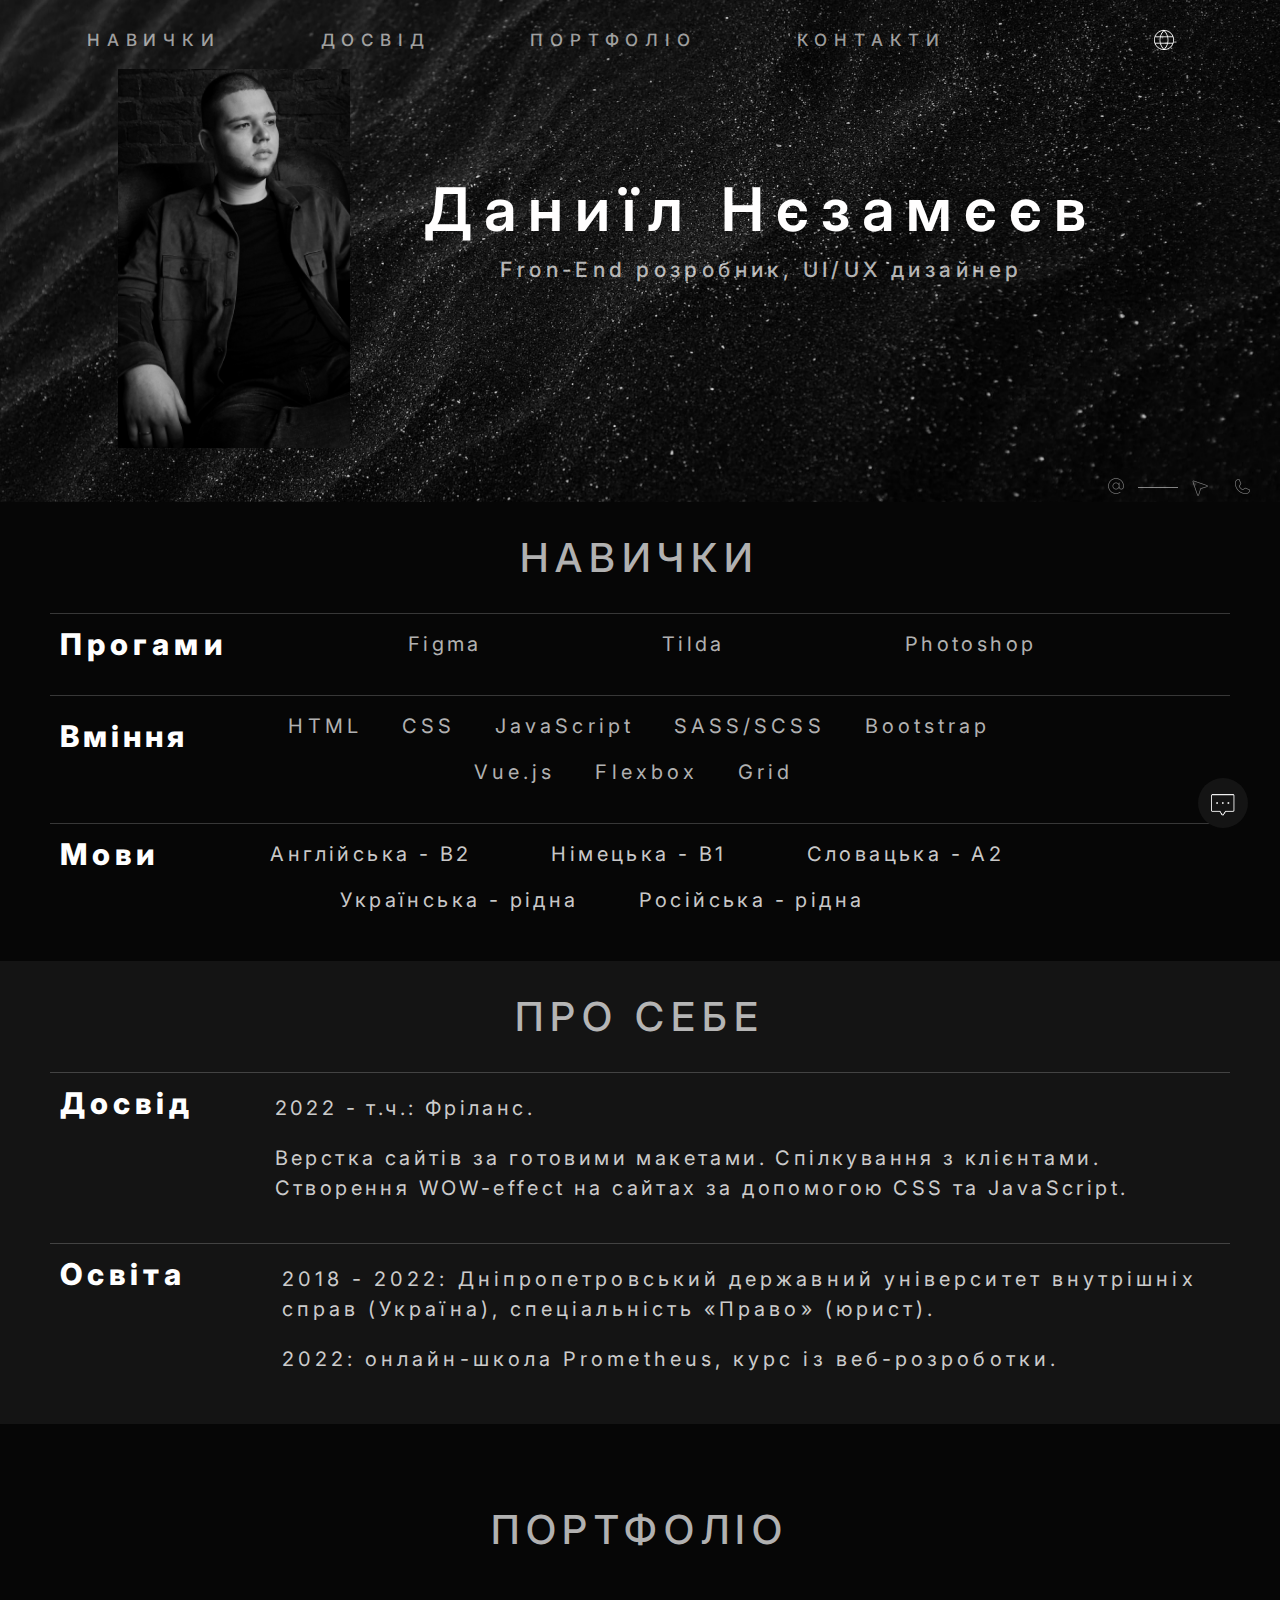
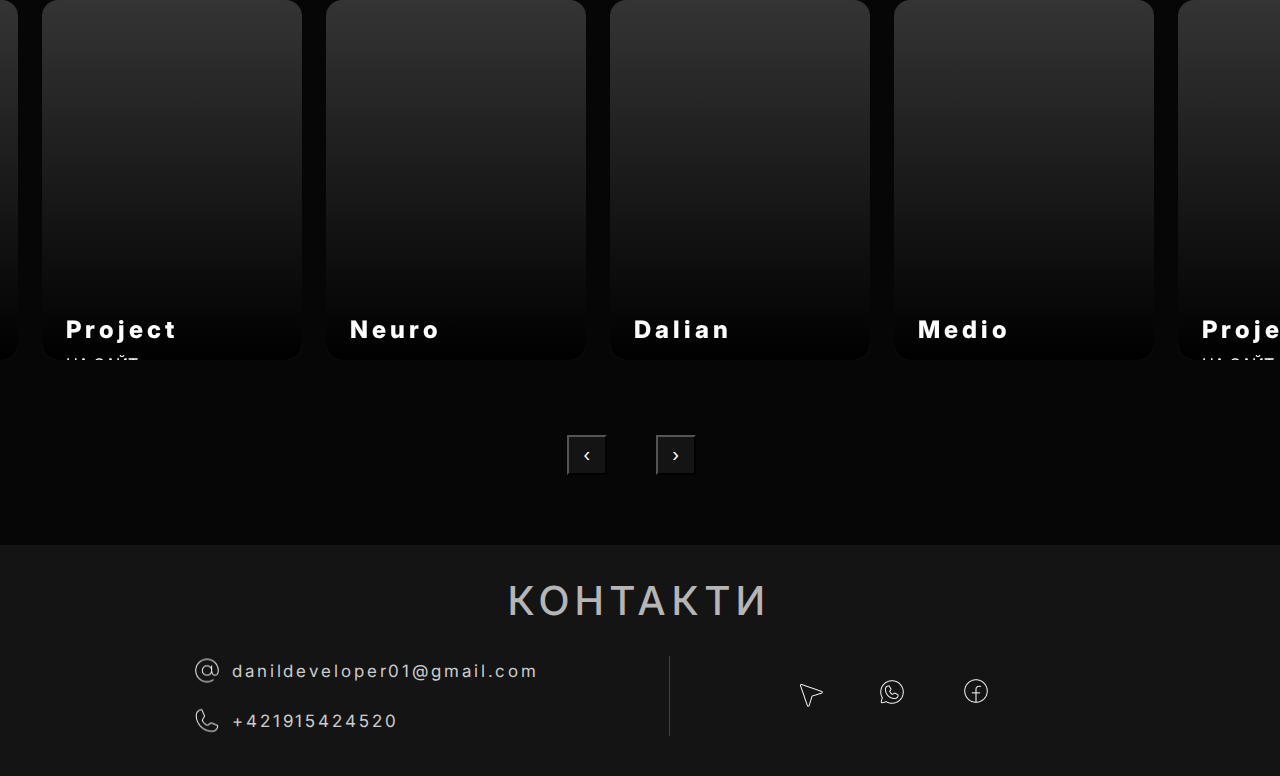
<file: ua-version.html>
<!DOCTYPE html>
<html lang="ua">
<head>
    <meta charset="UTF-8">
    <meta http-equiv="X-UA-Compatible" content="IE=edge">
    <meta name="viewport" content="width=device-width, initial-scale=1.0">
    <title>PORTFOLIO</title>
    <link rel="stylesheet" href="css/style.css">
    <link rel="stylesheet" href="css/media.css">
    <link rel="preconnect" href="https://fonts.googleapis.com">
    <link rel="preconnect" href="https://fonts.gstatic.com" crossorigin>
    <link href="https://fonts.googleapis.com/css2?family=Inter:wght@100;200;300;400;500;600;700;800;900&display=swap" rel="stylesheet">
    <link rel="stylesheet" href="chatbot/chatbot.css">
    <link rel="stylesheet" href="css/ua-style.css">
    <link rel="shortcut icon" href="img/logo.png">
</head>
<body>
    <header class="header">
        <div class="container">
            <div class="navbar">
                <ul class="links">
                    <li class="li-skills li_link-menu"><a href="#" class="skills link-menu">НАВИЧКИ</a></li>
                    <li class="li-abount li_link-menu"><a href="#" class="abount link-menu">ДОСВІД</a></li>
                    <li class="li-portfolio li_link-menu"><a href="#" class="portfolio link-menu">ПОРТФОЛІО</a></li>
                    <li class="li-contact li_link-menu"><a href="#" class="contact link-menu">КОНТАКТИ</a></li>
                    <li class="li-language li_link-menu">
                        <div class="dropdown">
                            <img onclick="myFunction()" src="img/photo.png" alt="" class="language link-menu dropbtn">
                            <div class="dropdown-content" id="myDropdown">
                                <a href="index.html">english</a>
                                <a href="sk-version.html">slovenský</a>
                                <a href="ua-version.html">українска</a>
                                <a href="ru-version.html">русский</a>
                            </div>
                        </div>
                    </li>                      
                </ul>                    
                <div class="toggle">
                    <div class="line1"></div>
                    <div class="line3"></div>
                </div>
            </div>                     
            <div class="block-section-title">
                <img src="img/photo-my.png" alt="" class="foto-title">
                <div class="text-tile_block-section-title">
                    <h1 class="name-header">Даниїл Нєзамєєв</h1>
                    <h4 class="text-title-name">Fron-End розробник, UI/UX дизайнер</h4>
                </div>
            </div>
            <div class="contact-hader">
                <a href="mailto:danildeveloper01@gmail.com" class="link-mail link-contact-header" target="_blank"><img src="img/mail.png" alt="mail-icon" class="mail-icon icon-contact-header"></a>
                <div class="line-contact-header link-contact-header"></div>
                <a href="https://t.me/front_end_developer19" class="link-telegram link-contact-header" target="_blank"><img src="img/telega.png" alt="telegram-icon" class="telega-icon icon-contact-header"></a>
                <a href="tel:+421905174713" class="link-phone link-contact-header" target="_blank"><img src="img/phone.png" alt="" class="phone-icon icon-contact-header"></a>
            </div>
        </div>
    </header>
    <section class="skills-section" id="skill-block">
        <div class="container">
            <h1 class="title-skills_skill-section">НАВИЧКИ</h1>
            <div class="wrapper-program">
                <h4 class="title-program">Прогами</h4>
                <p class="text-figma text-program text-title-skills_skill-section">Figma</p>
                <p class="text-tilda text-program text-title-skills_skill-section">Tilda</p>
                <p class="photoshop text-program text-title-skills_skill-section">Photoshop</p>
            </div>                
            <div class="wrapper-key-skill">
                <h4 class="title-key-skill">Вміння</h4>
                <div class="wrapper-skill">
                    <div class="block-skill-line-one">
                        <p class="text-html text-key-skill text-title-skills_skill-section">HTML</p>
                        <p class="text-css text-key-skill text-title-skills_skill-section">CSS</p>
                        <p class="text-js text-key-skill text-title-skills_skill-section">JavaScript</p>
                        <p class="text-sass text-key-skill text-title-skills_skill-section">SASS/SCSS</p>
                        <p class="text-bootstrap text-key-skill text-title-skills_skill-section">Bootstrap</p>
                    </div>
                    <div class="block-skill-line-two">
                        <p class="text-vue text-key-skill text-title-skills_skill-section">Vue.js</p>
                        <p class="text-flex text-key-skill text-title-skills_skill-section">Flexbox</p>
                        <p class="text-grid text-key-skill text-title-skills_skill-section">Grid</p>
                    </div>
                    </div>
                </div>
            <div class="wrapper-language">
                <h4 class="title-language">Мови</h4>
                <div class="wrapper-text-language">
                    <div class="block-language-one">
                        <p class="text-en text-language text-title-skills_skill-section">Англійська - B2</p>
                        <p class="text-de text-language text-title-skills_skill-section">Німецька - B1</p>
                        <p class="text-sk text-language text-title-skills_skill-section">Словацька - A2</p>
                    </div>
                    <div class="block-language-two">
                        <p class="text-ua text-language text-block-language-two text-title-skills_skill-section">Українська - рідна</p>
                        <p class="text-ru text-language text-block-language-two text-title-skills_skill-section">Російська - рідна</p>
                    </div>
                </div>
            </div>
        </div>
    </section>
    <section class="section-abount" id="block-abount">
        <div class="container">
            <h1 class="title-abount_sction-abount">ПРО СЕБЕ</h1>
            <div class="wrapper-section-abount-one">
                <h4 class="title-wrapper-section-abount-one">Досвід</h4>
                <div class="text_wrapper-section-abount-one">
                    <p class="text-freelans text-promo-text_wrapper-section-abount-one text-title-skills_skill-section">2022 - т.ч.: Фріланс.</p>
                    <p class="promo-freelans text-promo-text_wrapper-section-abount-one text-title-skills_skill-section">Верстка сайтів за готовими макетами. Спілкування з клієнтами. Створення WOW-effect на сайтах за допомогою CSS та JavaScript.</p>
                </div>
            </div>
            <div class="wrapper-section-abount-two">
                <h4 class="title-wrapper-section-abount-two">Освіта</h4>
                <div class="text_wrapper-section-abount-two">
                    <p class="text-univesity text-promo-text_wrapper-section-abount-two text-title-skills_skill-section">2018 - 2022: Дніпропетровський державний університет внутрішніх справ (Україна), спеціальність «Право» (юрист).</p>
                    <p class="text-courses text-promo-text_wrapper-section-abount-two text-title-skills_skill-section">2022: онлайн-школа Prometheus, курс із веб-розроботки.</p>
                </div>
            </div>
        </div>
    </section>
    <section class="game-section portfolio-section" id="block-portfolio">
        <h1 class="title_section-portfolio">ПОРТФОЛІО</h1>
        <div class="owl-carousel custom-carousel owl-theme">
            <div class="item" style="background-image: url(https://github.com/Ivanov674/photo/blob/main/img/Group%201.png?raw=true);">
                <div class="item-desc">
                    <h3>Project</h3>
                  <p<a href="https://www.figma.com/file/ealcyqB7hsSXg7qz2xIHzJ/Untitled?type=design&node-id=0-1&t=Aii5lJJILtO8Y3w6-0" target="_blank">НА САЙТ</a></p>
                </div>
            </div>
            <div class="item" style="background-image: url(https://ivanov674.github.io/photo/img/neuro.png);">
                <div class="item-desc">
                    <h3>Neuro</h3>
                    <p>Магазин жуйки та лбодяників. Використано HTML, CSS та JavaScript. Анімація на сайті зроблена за допомогою JavaScript. Також використовувалися модулі Flexbox та grid. Для демонстрації представлена ​лише головна сторінка сайту. Веб-сайт адаптивний. <br><br> <a href="https://ivanov674.github.io/neuro/" target="_blank">НА САЙТ</a></p>
                </div>
            </div>
            <div class="item" style="background-image: urlhttps://github.com/Ivanov674/photo/blob/main/img/%D0%94%D0%B0%D0%BB%D0%B8%D0%B0%D0%BD.png?raw=true);">
                <div class="item-desc">
                    <h3>Dalian</h3>
                    <p>Словацька фінансова компанія. Сайт реалізовано за допомогою HTML, CSS, JavaScript. Багатосторінковий сайт. Для демонстрації представлена повна версія сайту. Веб-сайт адаптивний. <br><br> <a href="https://ivanov674.github.io/dalian/home.html" target="_blank">НА САЙТ</a> </p>
                </div>
            </div>
            
           
            <div class="item porten" style="background-image: url(https://ivanov674.github.io/shop-photo/img/Screenshot_1.png);">
                <div class="item-desc">
                    <h3>Medio</h3>
                    <p>Креативне агенство. Реалізовано за допомогою HTML, CSS, SCSS, JavaScript и Bootstrap. Веб-сайт адаптивний. <br><br> <a href="https://ivanov674.github.io/creat/" target="_blank">НА САЙТ</a></p>
                </div
            </div>
             
        </div>        
    </section>
    <footer class="footer" id="block-contact">
        <div class="container">
            <h1 class="title-contact">КОНТАКТИ</h1>
            <div class="wrapper-footer">
                <div class="mail-tel-block">
                    <p class="text-mail_wrapper-footer text-mail-tel-style">danildeveloper01@gmail.com</p>
                    <p class="text-tel_wrapper-footer text-mail-tel-style">+421915424520</p>
                </div>
                <div class="wrapper-massege_wrapper-footer">
                    <a href="https://t.me/front_end_developer19" class="telegram-link-footer" target="_blank"><img src="img/teleg-icon-footer.png" alt="telegram-icon-link" class="-elegram-icon-footer"></a>
                    <a href="https://wa.me/421905174713" class="whatsapp-link-footer" target="_blank"><img src="img/whatsapp-icon-footer.png" alt="whatsapp-icon-link" class="whatsapp-icon-footer"></a>
                    <a href="https://www.facebook.com/profile.php?id=100089778180749" class="facebook-link-footer" target="_blank"><img src="img/facebook-icon-footer.png" alt="facebook-icon-link" class="facebook-icon-footer"></a>
                </div>
            </div>
            <div class="chatbot__btn">
                <div class="chatbot__tooltip d-none"></div>
            </div>
        </div>
    </footer>
    <script src="js/main.js"></script>
    <script src="chatbot/fp2.js"></script>
    <script src="chatbot/chatbot.js"></script>
    <script src="js/cb-content-ua.js"></script>
    <script src="https://cdnjs.cloudflare.com/ajax/libs/jquery/3.5.1/jquery.min.js"></script>
    <script src="https://cdnjs.cloudflare.com/ajax/libs/OwlCarousel2/2.3.4/owl.carousel.min.js"></script>
    <script>
        $(".custom-carousel").owlCarousel({
            autoWidth: true,
            loop: true
        });
        $(document).ready(function () {
            $(".custom-carousel .item").click(function () {
                $(".custom-carousel .item").not($(this)).removeClass("active");
                $(this).toggleClass("active");
            });
        });
    </script>    
</body>
</html>
</file>
<file: css/style.css>
*, ::after, ::before, body, h1, h2, h3, h4, h5, h6, a, ul, li, button, div{
    padding: 0; 
    margin: 0;
    box-sizing: border-box;
}
@import url('https://fonts.googleapis.com/css2?family=Inter:wght@100;200;300;400;500;600;700;800;900&display=swap');
body{
    font-family: 'Inter', sans-serif;
    overflow-x: hidden;
    margin: 0 auto;
}
ul,
ol {
  list-style: none;
}
.container{
    width: 100%;
}

        /*//////*/
       /*header*/
      /*//////*/

.header{
    background-image: url(../img/bg-big.png);
    width: 100%;
    height: auto;
    background-repeat: no-repeat;
    background-position: right;
}
.navbar {
    background: none;
    color: #fff;
    padding-top: 30px;
    width: 80%;
    display: flex;
    margin-left: 87px; 
}
.navbar ul.links {
    list-style: none;
    display: flex;
    transition: 0.4s ease all, 0s ease background;
}
.navbar ul.links li {
    text-transform: uppercase;
    padding-right: 40px;
    display: flex;
    justify-content: space-around; 
    transition: 0.4s ease all, 0s ease margin;
}
.navbar ul.links li a {
    text-decoration: none;
    font-family: 'Inter';
    font-style: normal;
    font-weight: 500;
    font-size: 17px;
    line-height: 21px;
    letter-spacing: 0.4em;
    color: rgba(255, 255, 255, 0.6);
}
.navbar ul.links li:hover {
    cursor: pointer;
}
.navbar ul.links li:hover a {
    color: rgba(255, 255, 255, 0.8);
}
.content {
    background-size: cover;
    height: calc(100vh - 65px);
    display: flex;
    flex-direction: column;
    justify-content: center;
    align-items: center;
    color: rgba(255, 255, 255, 0.8);
}
.navbar.sticky {
    position: absolute;
    z-index: 40;
}
.navbar.sticky ~ main {
    position: absolute;
    z-index: 20;
    top: 65px;
}
.language{
    width: 20px;
    height: 20px;
    
}
.li-language{
    margin-left: 73%;
}
.wrapper-header-line{
    display: flex;
}
.dropdown {
    position: relative;
    display: inline-block;
} 
.dropdown-content {
    display: none;
    position: absolute;
    left: -150px;
    background: #141414;
    min-width: 160px;
    z-index: 10;
}
.dropdown-content a {
    color: rgba(255, 255, 255, 0.8);
    padding: 12px 16px;
    text-decoration: none;
    font-family: 'Inter';
    font-style: normal;
    font-weight: 500;
    font-size: 17px;
    line-height: 21px;
    letter-spacing: 0.17em;
    display: block;
}
.dropdown-content a:hover {
    color: rgba(255, 255, 255, 0.8);
} 
.show {
    display:block;
}

                  /*/////////////////////*/
                 /*wrapper-section-title*/
                /*/////////////////////*/

.foto-title{
    width: 20%;
    height: auto;
    display: block;
}
.block-section-title{
    display: flex;
    margin-left: 118px;
    padding-top: 15px;
    padding-bottom: 20px;
}
.name-header{
    font-family: 'Inter';
    font-style: normal;
    font-weight: 600;
    font-size: 60px;
    line-height: 61px;
    letter-spacing: 0.20em;
    color: #FFFEFE;
}
.text-title-name{
    font-family: 'Inter';
    font-style: normal;
    font-weight: 500;
    font-size: 21px;
    line-height: 29px;
    letter-spacing: 0.21em;
    color: rgba(255, 255, 255, 0.7);
    text-align: center;
    padding-top: 15px;
}
.text-tile_block-section-title{
    display: block;
    padding-left: 74px;
    padding-top: 110px;    
}
.wrapper-haeder{
    display: flex;
}
.contact-hader{
    display: flex;
    justify-content: flex-end;
    margin-right: 10px;
    margin-top: 10px;
}
.link-contact-header{
    margin-right: 15px;
}
.line-contact-header{
    width: 100px;
    height: 1px;
    background: rgba(255, 255, 255, 0.5);
    margin-top: 19px;
}
.icon-contact-header{
    width: 30px;
    height: auto;
}
.phone-icon {
    width: 25px;
    height: auto;
}

          /*///////////////////////////////////////////////*/
         /*section class="skills-section" id="skill-block"*/
        /*///////////////////////////////////////////////*/

.skills-section{
    background: #060606;
    padding-bottom: 50px;
}
.title-skills_skill-section{
    padding-top: 41px;
    padding-bottom: 41px;
    font-family: 'Inter';
    font-style: normal;
    font-weight: 500;
    font-size: 40px;
    line-height: 29px;
    letter-spacing: 0.17em;
    color: rgba(255, 255, 255, 0.7);
    text-align: center;
}
.wrapper-program{
    display: flex;
    margin-left: 100px;
    margin-right: 100px;
    border-top: 0.5px solid rgba(255, 255, 255, 0.2);
    margin-bottom: 40px;
}
.title-program{
    font-family: 'Inter';
    font-style: normal;
    font-weight: 800;
    font-size: 30px;
    line-height: 21px;
    letter-spacing: 0.17em;
    color: #fff;
    padding-top: 20px;
}
.text-program{    
    font-family: 'Inter';
    font-style: normal;
    font-weight: 400;
    font-size: 24px;
    line-height: 21px;
    letter-spacing: 0.17em;
    color: rgba(255, 255, 255, 0.7);
    padding-top: 20px;
    padding-right: 180px;
}
.title-program{
    padding-right: 180px;
    padding-left: 10px;
}
.wrapper-key-skill{
    display: flex;
    font-family: 'Inter';
    font-style: normal;
    font-weight: 400;
    font-size: 24px;
    line-height: 21px;
    letter-spacing: 0.17em;
    color: rgba(255, 255, 255, 0.7);
    border-top: 0.5px solid rgba(255, 255, 255, 0.2);
    margin-left: 100px;
    margin-right: 100px;
    padding-bottom: 40px;
}
.block-skill-line-one{
    display: flex;
}
.block-skill-line-two{
    display: flex;
    width: 100%;
    padding-top: 25px;
    padding-left: 25%;
}
.title-key-skill{
    padding-top: 20px;
    padding-left: 10px;
    font-weight: 800;
    color: #fff;
    font-size: 30px;
    line-height: 40px;
}
.wrapper-skill{
    padding-top: 20px;
    padding-left: 60px;
}
.text-key-skill{
    padding-left: 40px;
}
.wrapper-language, 
.block-language-one,
.block-language-two{
    display: flex;
}
.title-language{
    font-family: 'Inter';
    font-style: normal;
    font-weight: 800;
    font-size: 30px;
    line-height: 21px;
    letter-spacing: 0.17em;
    color: #fff;
    padding-top: 20px;
    padding-left: 10px;
    padding-right: 100px;
}
.text-language{
    font-family: 'Inter';
    font-style: normal;
    font-weight: 400;
    font-size: 24px;
    line-height: 21px;
    letter-spacing: 0.17em;
    color: rgba(255, 255, 255, 0.8);
    padding-right: 80px;
}
.wrapper-language{
    margin-left: 100px;
    margin-right: 100px;
    border-top: 0.5px solid rgba(255, 255, 255, 0.2);
}
.block-language-one{
    padding-top: 20px;
    padding-left: 10px;
}
.block-language-two{
    padding-top: 25px;
    padding-left: 80px;
}
.text-block-language-two{
    padding-right: 60px;
}

          /*////////////////////////////////////////////////*/
         /*section class="section-abount" id="block-abount"*/
        /*////////////////////////////////////////////////*/

.section-abount{
    background-color: #141414;
    padding-bottom: 50px;
}
.title-abount_sction-abount{
    font-family: 'Inter';
    font-style: normal;
    font-weight: 500;
    font-size: 40px;
    line-height: 29px;
    letter-spacing: 0.17em;
    color: rgba(255, 255, 255, 0.7);
    text-align: center;
    padding-top: 41px;
    padding-bottom: 41px;
}
.wrapper-section-abount-one{
    display: flex;
    border-top: 0.5px solid rgba(255, 255, 255, 0.2);
    margin-left: 100px;
    margin-right: 100px;
    padding-bottom: 40px;
}
.title-wrapper-section-abount-one, .title-wrapper-section-abount-two{
    font-family: 'Inter';
    font-style: normal;
    font-weight: 800;
    font-size: 30px;
    line-height: 21px;
    letter-spacing: 0.17em;
    color: #fff;
    padding-top: 20px;
    padding-left: 10px;
    padding-right: 80px;
}
.text_wrapper-section-abount-one{
    padding-top: 20px;
}
.text-promo-text_wrapper-section-abount-one{
    font-family: 'Inter';
    font-style: normal;
    font-weight: 400;
    font-size: 24px;
    line-height: 30px;
    letter-spacing: 0.17em;
    color: rgba(255, 255, 255, 0.8);
}
.text-freelans{
    padding-bottom: 20px;
}

.wrapper-section-abount-two{
    display: flex;
    border-top: 0.5px solid rgba(255, 255, 255, 0.2);
    margin-left: 100px;
    margin-right: 100px;
}
.text_wrapper-section-abount-two{
    font-family: 'Inter';
    font-style: normal;
    font-weight: 400;
    font-size: 24px;
    line-height: 30px;
    letter-spacing: 0.17em;
    color: rgba(255, 255, 255, 0.8);
    padding-left: 15px;
}
.text_wrapper-section-abount-two{
    padding-top: 20px;
}
.text-univesity{
    padding-bottom: 20px;
}

          /*///////////////////////////////////////////////////////////////////*/
         /*section class="game-section portfolio-section" id="block-portfolio"*/
        /*///////////////////////////////////////////////////////////////////*/

.portfolio-section{
    background: #060606;
}
.clear {
  clear: both;
}
.portfolio-section img {
  max-width: 100%;
  border: 0px;
}
.portfolio-section a {
    font-family: 'Inter';
    font-style: normal;
    font-weight: 800;
    color: #fff;
    outline: none;
    transition: all 0.4s ease-in-out;
    -webkit-transition: all 0.4s ease-in-out;
}
.portfolio-section a:focus,
.portfolio-section a:active,
.portfolio-section a:visited,
.portfolio-section a:hover {
    text-decoration: none;
    color: #fff;
    outline: none;
}
.portfolio-section a:hover { 
    font-weight: 500;
    color: rgba(255, 255, 255, 0.8);

}
.portfolio-section h3 {
    margin: 0 0 10px;
    font-size: 28px;
    line-height: 36px;
    font-family: 'Inter';
    font-style: normal;
    font-weight: 800;  
    letter-spacing: 0.17em;
    color: #fff;

}

/******* Common Element CSS End *********/

/* -------- title style ------- */

.title_section-portfolio{
    padding-top: 41px;
    padding-bottom: 41px;
    font-family: 'Inter';
    font-style: normal;
    font-weight: 500;
    font-size: 40px;
    line-height: 29px;
    letter-spacing: 0.17em;
    color: rgba(255, 255, 255, 0.7);
    text-align: center;
    text-transform: uppercase;
}
.line-title {
  position: relative;
  width: 400px;
}
.line-title::before,
.line-title::after {
  content: "";
  position: absolute;
  bottom: 0;
  left: 0;
  height: 4px;
  border-radius: 2px;
}
.line-title::before {
  width: 100%;
  background: #f2f2f2;
}
.line-title::after {
  width: 32px;
  background: #e73700;
}

/******* Middle section CSS Start ******/
/* -------- Landing page ------- */

.game-section {
  padding: 60px 50px;
}
.game-section .owl-stage {
  margin: 15px 0;
  display: flex;
  display: -webkit-flex;
}
.game-section .item {
  margin: 0 15px 60px;
  width: 320px;
  height: 400px;
  display: flex;
  display: -webkit-flex;
  align-items: flex-end;
  -webkit-align-items: flex-end;
  background: #343434 no-repeat center center / cover;
  border-radius: 16px;
  overflow: hidden;
  position: relative;
  transition: all 0.4s ease-in-out;
  -webkit-transition: all 0.4s ease-in-out;
  cursor: pointer;
}
.game-section .item.active {
  width: 500px;
  box-shadow: 12px 40px 40px rgba(0, 0, 0, 0.25);
  -webkit-box-shadow: 12px 40px 40px rgba(0, 0, 0, 0.25);
}
.game-section .item:after {
  content: "";
  display: block;
  position: absolute;
  height: 100%;
  width: 100%;
  left: 0;
  top: 0;
  background-image: linear-gradient(rgba(0, 0, 0, 0), rgba(0, 0, 0, 1));
}
.game-section .item-desc {
  padding: 0 24px 12px;
  color: #fff;
  position: relative;
  z-index: 1;
  overflow: hidden;
  transform: translateY(calc(100% - 54px));
  -webkit-transform: translateY(calc(100% - 54px));
  transition: all 0.4s ease-in-out;
  -webkit-transition: all 0.4s ease-in-out;
}
.game-section .item.active .item-desc {
  transform: none;
  -webkit-transform: none;
}
.game-section .item-desc p {
  opacity: 0;
  -webkit-transform: translateY(32px);
  transform: translateY(32px);
  transition: all 0.4s ease-in-out 0.2s;
  -webkit-transition: all 0.4s ease-in-out 0.2s;
}
.game-section .item.active .item-desc p {
  opacity: 1;
  -webkit-transform: translateY(0);
  transform: translateY(0);
}
.game-section .owl-theme.custom-carousel .owl-dots {
  margin-top: 0px;
  position: relative;
  z-index: 5;
  opacity: 0;
}
.owl-prev, .owl-next{
    color: #fff;
    background-color: #141414;
    width: 40px;
    height: 40px;
    margin-left: 44%;
    font-size: 20px;
    cursor: pointer;
}
.owl-next{
    margin-left: 4%;
}
.portfolio-section p{
    font-family: 'Inter';
    font-style: normal;
    font-weight: 400;
    letter-spacing: 0.17em;
    color: rgba(255, 255, 255, 0.9);
}
/*photo*/
.guest-house{
    background-image: url(../img/neuro.jpg);
    width: 100%;
    height: auto;
    background-repeat: no-repeat;
    background-position: right;
}



        /*//////*/
       /*footer*/
      /*//////*/

.footer{
  background: #141414;
  padding-bottom: 40px;
}
.title-contact{
    font-family: 'Inter';
    font-style: normal;
    font-weight: 500;
    font-size: 40px;
    line-height: 29px;
    letter-spacing: 0.17em;
    color: rgba(255, 255, 255, 0.7);
    text-align: center;
    padding-top: 41px;
    padding-bottom: 41px
}
.wrapper-footer{
    display: flex;
    margin-left: 15%;
}
.text-mail-tel-style{
    font-family: 'Inter';
    font-style: normal;
    font-weight: 400;
    font-size: 17px;
    line-height: 30px;
    letter-spacing: 0.17em;
    color: rgba(255, 255, 255, 0.8);
    padding-right: 130px;
}
.mail-tel-block{
    border-right: 1px solid rgba(255, 255, 255, 0.2);
}
.text-mail_wrapper-footer{
    background: url(../img/mail-icon-footer.png) no-repeat left center;
    padding-left: 40px;
}
.text-tel_wrapper-footer{
    background: url(../img/phone-icon-footer.png) no-repeat left center;
    padding-left: 40px;
    margin-top: 20px;
}
.wrapper-massege_wrapper-footer{
    margin-left: 130px;
    margin-top: 20px;
}
.telegram-link-footer, .whatsapp-link-footer{
    padding-right: 50px;
}
</file>
<file: css/media.css>
@media screen and (max-width: 1400px){
  .header{
    background-image: url(../img/hhjj.png);
    width: 100%;
    height: auto;
    background-repeat: no-repeat;
    background-position: right;
  }
}
@media screen and (max-width: 850px){
  .header{
    background-image: url(../img/bg-min.png);
    width: 100%;
    height: auto;
    background-repeat: no-repeat;
    background-position: right;
  }
}
@media screen and (max-width: 600px){
  .header{
    background-image: url(../img/bg-plan.png);
    width: 100%;
    height: auto;
    background-repeat: no-repeat;
    background-position: right;
  }
}
@media screen and (max-width: 400px){
  .header{
    background-image: url(../img/bg-mobi.png);
    width: 100%;
    height: auto;
    background-repeat: no-repeat;
    background-position: right;
  }
}
@media screen and (max-width: 2000px){
  body, html{
    overflow-x: hidden;
    margin: 0 auto;
  }
} 
@media screen and (max-width: 1288px){
  body, html{
    overflow-x: hidden;
    margin: 0 auto;
  }
}    
        
        /*//////*/
       /*header*/
      /*//////*/

@media screen and (max-width: 1288px){
  body, html{
    overflow-x: hidden;
    margin: 0 auto;
  }
}
@media screen and (max-width: 850px) {
  .navbar {
    margin-top: 0px;
  }
  .navbar .right {
    height: 0;
    overflow: hidden;
  }
  .toggle {
    position: fixed;
    top: 32.5px;
    right: 10px;
    z-index: 99;
    transform: translateY(-50%);
    cursor: pointer;
    width: 35px;
    height: 35px;
    display: flex;
    flex-direction: column;
    justify-content: center;
    align-items: center;
  }
  .toggle > * {
    width: 80%;
    height: 2px;
    background: rgba(255, 255, 255, 0.8);
    margin: 3px 0;
  }
  .navbar.collapsed .toggle .line1 {
    transform: rotate(-50deg) translate(-1px, -1px);
  }
  .navbar.collapsed .toggle .line2 {
    opacity: 0;
  }
  .navbar.collapsed .toggle .line3 {
    transform: rotate(50deg) translate(-6px, -5px);
  }
  .navbar.collapsed .logo {
    position: fixed;
    z-index: 44;
  }
  .navbar .links {
    position: fixed;
    background: rgba(0, 0, 0, 0.95);          
    z-index: 90;
    top: 0;
    right: -100%;
    flex-direction: column;
    width: 50%;
    height: 100vh;
  }
  .navbar .links li:first-child {
    margin-top: 50px;
  }
  .navbar.collapsed .links {
    right: 0;
  }
  .navbar.collapsed .links a {
    font-family: 'Inter';
    font-style: normal;
    font-weight: 500;
    font-size: 15px;
    line-height: 21px;
    letter-spacing: 0.17em;
    color: rgba(255, 255, 255, 0.8);
    margin-bottom: 15px;
  }
  .navbar.collapsed .links li {
    width: 100%;
  }
  .navbar.collapsed .links li:hover a {
    color: rgba(255, 255, 255, 0.8);
  }
  .navbar.collapsed .right {
    position: fixed;
    width: 45vw;
    text-align: center;
    height: auto;
    bottom: 40px;
    left: 22.5vw;
    transform: translateX(-50%);
    z-index: 45;
  }
  .navbar.collapsed ~ main {
    filter: blur(1px);
    opacity: 0.8;
  }
  .navbar.sticky {
    position: fixed;
    z-index: 40;
  }
  .dropdown-content a {    
    color: rgba(255, 255, 255, 0.8);
    font-family: 'Inter';
    font-style: normal;
    font-weight: 500;
    font-size: 17px;
    line-height: 21px;
    letter-spacing: 0.17em;
  }
  .dropdown-content a:hover {
    color: rgba(255, 255, 255, 0.8);
  }
  .dropdown-content {
    left: -57px;
  }
}      
@media screen and (max-width: 1360px){
  .li-language{
    margin-left: 60%;
  }
}
@media screen and (max-width: 1264px){
  .li-language{
    margin-left: 40%;
  }
}
@media screen and (max-width: 1115px){
  .li-language{
    margin-left: 20%;
  }
  .name-header{
    font-size: 40px;
  }
  .text-title-name{
    font-size: 15px;
  }
  .text-tile_block-section-title{
    display: block;
    padding-left: 74px;
    padding-top: 50px;          
  }
}
@media screen and (max-width: 960px){
  .li-language{
    margin-left: 0;
  }
}
@media screen and (max-width: 812px){
  .block-section-title{
    flex-direction: column;
    margin: 0;
    margin: auto;
  }
  .foto-title{
    width: 30%;
    height: auto;
    display: block;
    margin: auto;
  }
  .navbar{
    padding-top: 0;
  }
  .name-header{
    text-align: center;
    padding: 0;
    margin: 0;
  }
  .text-tile_block-section-title{
    padding: 0;
    margin: 0;
    width: 100%;
  }
  .name-header{
    font-size: 23px;
    padding: 0;
    margin: 0;
    margin-top: -5px;
  }
  .text-title-name{
    font-size: 14px;
    margin: 0;
    padding: 0;
    margin-top: -20px;
    letter-spacing: 0.1em;

  }
}
@media screen and (max-width: 632px){
  .foto-title{
    width: 40%;
  }
}
@media screen and (max-width: 400px){
  .foto-title{
    width: 70%;
  }
}      
@media screen and (max-width: 500px){
  .navbar .links {
    width: 70%;
  }
}
@media screen and (max-width: 1288px){
  .line-contact-header{
    width: 40px;
    height: 1px;
    background: rgba(255, 255, 255, 0.5);
    margin-top: 9px;
    position: relative;
    right: 7px;
  }
  .icon-contact-header{
    width: 50%;
    height: auto;
  }
  .link-contact-header{
    margin-right: 5px;
  }
}
@media screen and (max-width: 812px){
  .contact-hader{
    margin-top: 0px;
  }
}

          /*///////////////////////////////////////////////*/
         /*section class="skills-section" id="skill-block"*/
        /*///////////////////////////////////////////////*/

@media screen and (max-width: 1316px){
  .wrapper-program{
    margin-left: 50px;
    margin-right: 50px;
  }
  .wrapper-key-skill{
    margin-left: 50px;
    margin-right: 50px;
  }
  .wrapper-language{
    margin-left: 50px;
    margin-right: 50px;
  }
}
@media screen and (max-width: 1218px){
  .wrapper-program{
    margin-left: 0px;
    margin-right: 0px;
  }
  .wrapper-key-skill{
    margin-left: 0px;
    margin-right: 0px;
  }
  .wrapper-language{
    margin-left: 0px;
    margin-right: 0px;
  }
  .photoshop, .text-bootstrap, .text-grid, .text-sk, .text-ru{
    padding-right: 0;
  }
}
@media screen and (max-width: 1100px){
  .title-program{
    padding-right: 40px;
  }
  .wrapper-skill{
    padding-left: 0px;
  }
  .text-program {
    padding-right: 18px;
  }
  .title-language{
    padding-right: 20px;
  }
}
@media screen and (max-width: 972px){
  .wrapper-language, 
  .block-language-one,
  .block-language-two{
    flex-direction: column;
    margin: auto;
    padding-left: 0;
    padding-right: 0;
    text-align: center;
  }
  .text-language{
    padding-left: 0;
    padding-right: 0;
    padding-bottom: 20px;
  }
  .block-language-two{
    padding-top: 0px;
  }
  .wrapper-text-language{
    padding-top: 40px;
  }
  .wrapper-key-skill, .block-skill-line-one, .block-skill-line-two{
    flex-direction: column;
    text-align: center;
  }
  .title-key-skill, .text-key-skill{
    padding-left: 0;
    padding-right: 0;
    margin-left: 0;
    margin-right: 0;
  }
  .text-key-skill{
    padding-bottom: 20px;
  }
  .block-skill-line-two{
    padding-left: 0;
    padding-right: 0;
    padding-top: 0;
  }
  .title-key-skill{
    padding-bottom: 40px;
  }
  .wrapper-program{
    flex-direction: column;
    text-align: center;
  }
  .text-program, .title-program{
    padding-left: 0;
    padding-right: 0;
    margin-left: 0;
    margin-right: 0;
  }
  .text-program{
    padding-top: 0;
    padding-bottom: 20px;
  }
  .title-program{
    padding-bottom: 40px;
  }
  .wrapper-skill{
    padding-top: 0px;
  }
  .block-language-one{
    padding-top: 0;
  }
}

          /*///////////////////////////////////////////////*/
         /*section class="skills-section" id="skill-block"*/
        /*///////////////////////////////////////////////*/

@media screen and (max-width: 1316px){
  .wrapper-section-abount-one{
    margin-left: 50px;
    margin-right: 50px;
  }
  .wrapper-section-abount-two{
    margin-left: 50px;
    margin-right: 50px;
  }
}
@media screen and (max-width: 1218px){
  .wrapper-section-abount-one{
    margin-left: 0px;
    margin-right: 0px;
  }
  .wrapper-section-abount-two{
    margin-left: 0px;
    margin-right: 0px;
  }
}
@media screen and (max-width: 972px){
  .wrapper-section-abount-one, .wrapper-section-abount-two{
    flex-direction: column;
    text-align: center;
  }
  .promo-freelans{
    padding-left: 10%;
    padding-right: 10%;
  }
  .title-wrapper-section-abount-one{
    padding-bottom: 40px;
    padding-left: 0;
    padding-right: 0;
  }
  .text-freelans{
    padding-left: 10%;
    padding-right: 10%;
  }
  .text-univesity, .text-courses{
    padding-left: 10%;
    padding-right: 10%;
  }
  .title-wrapper-section-abount-two{
    padding-bottom: 40px;
    padding-left: 0;
    padding-right: 0;
  }
  .text_wrapper-section-abount-one, .text_wrapper-section-abount-two{
    padding-top: 0;
  }
}

          /*///////////////////////////////////////////////////////////////////*/
         /*section class="game-section portfolio-section" id="block-portfolio"*/
        /*///////////////////////////////////////////////////////////////////*/

@media (min-width: 992px) and (max-width: 1400px) {
  .portfolio-section h3 {
    margin: 0 0 8px;
    font-size: 24px;
    line-height: 32px;
  }

/* -------- Landing page ------- */

  .game-section {
    padding: 50px 30px;
  }
  .game-section .item {
    margin: 0 12px 60px;
    width: 260px;
    height: 360px;
  }
  .game-section .item.active {
    width: 400px;
  }
  .game-section .item-desc {
    transform: translateY(calc(100% - 46px));
    -webkit-transform: translateY(calc(100% - 46px));
  }
}
@media (min-width: 768px) and (max-width: 991px) {
  .portfolio-section h3 {
    margin: 0 0 8px;
    font-size: 24px;
    line-height: 32px;
  }
  .line-title {
    width: 330px;
}

/* -------- Landing page ------- */

  .game-section {
    padding: 50px 30px 40px;
  }
  .game-section .item {
    margin: 0 12px 60px;
    width: 240px;
    height: 330px;
  }
  .game-section .item.active {
    width: 360px;
  }
  .game-section .item-desc {
    transform: translateY(calc(100% - 42px));
    -webkit-transform: translateY(calc(100% - 42px));
  }
}
@media (max-width: 767px) {
  .portfolio-section {
    font-size: 14px;
  }
  .portfolio-section h3 {
    margin: 0 0 8px;
    font-size: 19px;
    line-height: 24px;
  }
  .line-title {
    width: 250px;
}

/* -------- Landing page ------- */

  .game-section {
    padding: 30px 15px 20px;
  }
  .game-section .item {
    margin: 0 10px 40px;
    width: 200px;
    height: 280px;
  }
  .game-section .item.active {
    width: 270px;
    box-shadow: 6px 10px 10px rgba(0, 0, 0, 0.25);
    -webkit-box-shadow: 6px 10px 10px rgba(0, 0, 0, 0.25);
  }
  .game-section .item-desc {
    padding: 0 14px 5px;
    transform: translateY(calc(100% - 42px));
    -webkit-transform: translateY(calc(100% - 42px));
  }
}
@media screen and (max-width: 567px){
  .owl-prev, .owl-next{    
    margin-left: 40%;
  }
  .owl-next{
    margin-left: 3%;
  }
}

        /*//////*/
       /*footer*/
      /*//////*/

@media screen and (max-width: 1272px){
  .wrapper-footer{
    margin-left: 10%;
  }
}
@media screen and (max-width: 1044px){
  .wrapper-footer{
    margin-left: 5%;
  }
}
@media screen and (max-width: 1044px){
  .wrapper-footer{
    margin-left: 1%;
  }
  .text-mail-tel-style{
    padding-right: 70px;
  }
  .wrapper-massege_wrapper-footer{
    margin-left: 70px;
  }
}
@media screen and (max-width: 788px){
  .text-mail-tel-style{
    padding-right: 30px;
  }
  .wrapper-massege_wrapper-footer{
    margin-left: 30px;
  }
}
@media screen and (max-width: 700px){
  .text-mail-tel-style{
    padding-right: 10px;
  }
  .wrapper-massege_wrapper-footer{
    margin-left: 10px;
  }
}
@media screen and (max-width: 668px){
  .text-mail-tel-style{
    padding-right: 0px;
  }
  .wrapper-massege_wrapper-footer{
    margin-left: 0px;
  }
  .wrapper-footer{
    flex-direction: column;
    align-items: center;
    margin-left: 0;
    margin: auto;
  }
  .mail-tel-block{
    border: none;
  }
}
@media screen and (max-width: 380px){
  .text-mail-tel-style{
    font-size: 15px;
    letter-spacing: 0.1em;
  }
}
@media screen and (max-width: 450px){
  .chatbot {
    height: 100%;
  }
}
</file>
<file: chatbot/chatbot.css>
.d-none {
  display: none;
}

.d-block {
  display: block;
}

/* chatbot__btn */
.chatbot__btn {
  position: fixed;
  bottom: 8%;
  right: 32px;
  width: 50px;
  height: 50px;
  border-radius: 25px;
  background-color: #141414;
  padding: 10px;
  cursor: pointer;
  transition: background-color 0.15s ease-in-out;
}

.chatbot__btn::before {
  content: '';
  position: absolute;
  width: 30px;
  height: 30px;
  left: 10px;
  top: 8px;
  background: transparent no-repeat center center;
  background-size: 100% 100%;
  background-image: url("../img/chat-bot-footer.png");
}



/* chatbot__tooltip */
.chatbot__tooltip {
  position: absolute;
  right: 58px;
  top: 50%;
  transform: translateY(-50%);
  white-space: nowrap;
  color: #fff;
  background: #060606;
  padding: 5px 8px;
  border-radius: 4px;
  opacity: 0;
  transition: opacity 0.15s ease-in-out;
}

.chatbot__tooltip_show {
  opacity: 1;
}

.chatbot__tooltip::after {
  top: 50%;
  position: absolute;
  content: '';
  border: 5px solid transparent;
  border-left-color: #060606;
  margin-top: -5px;
  right: -10px;
}

/* chatbot */
.chatbot {
  display: flex;
  flex-direction: column;
  width: 400px;
  background-image: url(../img/bg-mobi.png);
  line-height: 1.2;
  color: #212529;
  position: fixed;
  bottom: 0;
  right: 0;
  height: 80%;
  transform: scale(1);
  transform-origin: right bottom;
  transition: transform 0.3s ease;
}

.chatbot_hidden {
  overflow: hidden;
  transform: scale(0);
  transform-origin: right bottom;
  transition: transform 0.3s ease;
}

@media (max-width: 400px) {
  .chatbot {
    width: 100%;
    height: 90%;
  }
}

.chatbot__title {
  background-color: #060606;
  color: #fff;
  padding: 1rem;
  display: flex;
  font-weight: bold;
}

.chatbot__close {
  width: 20px;
  height: 20px;
  margin-right: 1rem;
  background: transparent no-repeat center center;
  background-size: 100% 100%;
  cursor: pointer;
  opacity: 0.8;
  background-image: url("data:image/svg+xml,%3Csvg xmlns='http://www.w3.org/2000/svg' viewBox='0 0 448 512'%3E%3Cpath fill='%23fff' d='M257.5 445.1l-22.2 22.2c-9.4 9.4-24.6 9.4-33.9 0L7 273c-9.4-9.4-9.4-24.6 0-33.9L201.4 44.7c9.4-9.4 24.6-9.4 33.9 0l22.2 22.2c9.5 9.5 9.3 25-.4 34.3L136.6 216H424c13.3 0 24 10.7 24 24v32c0 13.3-10.7 24-24 24H136.6l120.5 114.8c9.8 9.3 10 24.8.4 34.3z'%3E%3C/path%3E%3C/svg%3E");
}

.chatbot__close:hover {
  opacity: 1;
}

.chatbot__reset {
  width: 20px;
  margin-left: auto;
  height: 20px;
  background: transparent no-repeat center center;
  background-size: 100% 100%;
  cursor: pointer;
  opacity: 0.8;
  background-image: url("data:image/svg+xml,%3Csvg xmlns='http://www.w3.org/2000/svg' viewBox='0 0 512 512'%3E%3Cpath fill='%23fff' d='M440.65 12.57l4 82.77A247.16 247.16 0 0 0 255.83 8C134.73 8 33.91 94.92 12.29 209.82A12 12 0 0 0 24.09 224h49.05a12 12 0 0 0 11.67-9.26 175.91 175.91 0 0 1 317-56.94l-101.46-4.86a12 12 0 0 0-12.57 12v47.41a12 12 0 0 0 12 12H500a12 12 0 0 0 12-12V12a12 12 0 0 0-12-12h-47.37a12 12 0 0 0-11.98 12.57zM255.83 432a175.61 175.61 0 0 1-146-77.8l101.8 4.87a12 12 0 0 0 12.57-12v-47.4a12 12 0 0 0-12-12H12a12 12 0 0 0-12 12V500a12 12 0 0 0 12 12h47.35a12 12 0 0 0 12-12.6l-4.15-82.57A247.17 247.17 0 0 0 255.83 504c121.11 0 221.93-86.92 243.55-201.82a12 12 0 0 0-11.8-14.18h-49.05a12 12 0 0 0-11.67 9.26A175.86 175.86 0 0 1 255.83 432z'%3E%3C/path%3E%3C/svg%3E");
}

.chatbot__reset:hover {
  opacity: 1;
}

.chatbot__wrapper {
  display: flex;
  -ms-flex: 1 0 auto;
  flex: 1 0 0%;
  flex-direction: column;
  overflow-y: auto;
}

.chatbot__items {
  padding: 0.75rem;
  overflow-y: scroll;
  display: flex;
  flex-direction: column;
  overflow-x: hidden;
}

.chatbot__item {
  width: 100%;
  display: flex;
  flex-shrink: 0;
  margin-bottom: .75rem;
}

@keyframes animationOpacity {
  0% {
    opacity: 0;
  }

  100% {
    opacity: 1;
  }
}

.chatbot__content {
  width: auto;
  padding: 0.5rem 0.75rem;
  animation-name: animationOpacity;
  animation-duration: 1.5s;
  animation-timing-function: ease-in-out;
}

/* bot */
.chatbot__content_bot {
  color: #fff;
  background: #141414;
  border-radius: 0.5rem;
  width: auto;
}

/* human */
.chatbot__item_human {
  justify-content: flex-end;
}

.chatbot__content_human {
  text-align: right;
  padding-right: 0;
  display: flex;
  flex-direction: column;
  padding: 0;
}

.chatbot__content_human-disabled {
  background: #060606;
  color: #fff;
  border-radius: 0.5rem;
  text-align: left;
}

/* btn */
.btn {
  width: 100%;
  margin: 0;
  font-family: inherit;
  font-size: inherit;
  line-height: inherit;
  display: inline-block;
  cursor: pointer;
  font-weight: 400;
  color: #fff;
  text-align: left;
  vertical-align: middle;
  -webkit-user-select: none;
  -moz-user-select: none;
  -ms-user-select: none;
  user-select: none;
  background-color: #060606;
  border: 1px solid transparent;
  padding: 0.5rem 0.75rem;
  border-radius: 0.5rem;
  transition: color 0.15s ease-in-out, background-color 0.15s ease-in-out,
    border-color 0.15s ease-in-out, box-shadow 0.15s ease-in-out;
}

.btn:hover {
  background-color: #141414;
  border: 1px solid transparent;
}

.btn:focus,
.btn.focus {
  outline: 0;
}

.chatbot__content .btn {
  margin-bottom: 0.4rem;
}

.chatbot__footer {
  padding: 0.75rem;
  position: relative;
}

/* ie11 */
.chatbot__input::-ms-clear {
  display: none;
}

.chatbot__input {
  display: block;
  margin: 0;
  font-family: inherit;
  font-size: inherit;
  line-height: inherit;
  width: 100%;
  height: 40px;
  padding: 4px 36px 4px 10px;
  font-weight: 400;
  color: #fff;
  background-color: #060606;
  background-clip: padding-box;
  border: 1px solid #141414;
  border-radius: 0.25rem;
  transition: border-color 0.15s ease-in-out, background-color 0.15s ease-in-out;
}

.chatbot__input:disabled {
  background-color: #060606;
}

.chatbot__input:focus {
  border-color: #060606;
  outline: 0;
}

.chatbot__submit {
  width: 24px;
  height: 24px;
  background: transparent no-repeat center center;
  background-size: 100% 100%;
  opacity: 0.6;
  position: absolute;
  right: 22px;
  top: 50%;
  transform: translateY(-50%);
  background-image: url("../img/teleg-icon-footer.png");
  border: 1px solid transparent;
  background-color: transparent;
  transition: opacity 0.15s ease-in-out;
}

.chatbot__submit:disabled {
  opacity: 0.4;
}

.chatbot__submit:focus:not(:disabled),
.chatbot__submit:hover:not(:disabled) {
  outline: 0;
  box-shadow: none;
  opacity: 0.8;
  cursor: pointer;
}

/* scrollbar */
.chatbot__items::-webkit-scrollbar {
  width: 0px;
}


.chatbot__items::-webkit-scrollbar-button {
  display: none;
}
</file>
<file: css/ru-style.css>
.abount{
    text-align: center;
}
.text-title-skills_skill-section{
    font-size: 17px;
}
.title-program-ru{
    font-size: 25px;
}
.title-key-skill{
    padding-right: 0px;
}
.wrapper-skill {
    padding-left: 30px;
}
.title-wrapper-section-abount-one {

    line-height: 30px;
    padding-right: 180px;
}

@media screen and (min-width: 1616px){
    .title-wrapper-section-abount-one {
        padding-right: 10%;
    }
}
@media screen and (min-width: 1616px){
    .title-wrapper-section-abount-one {
        padding-right: 12%;
    }
}
@media screen and (min-width: 1280px){
    .title-wrapper-section-abount-one {
        padding-right: 15%;
    }
}
@media screen and (max-width: 972px){
    .wrapper-skill {
        padding-left: 0px;
    }
    .title-wrapper-section-abount-one {
        padding-right: 0px;
    }
    .text-title-name {
        font-size: 14px;
        margin: 0;
        padding-left: 10px;
        padding-right: 10px;
        margin-top: -20px;
        letter-spacing: 0.1em;
    }
}
@media screen and (max-width: 850px){
    .navbar ul.links li {
        padding-right: 0px;     
    }
}
</file>
<file: css/ua-style.css>
.navbar ul.links li {
    padding-right: 100px;
}
.li-language{
    margin-left: 20%;
}
.text-title-skills_skill-section{
    font-size: 20px;
}


@media screen and (min-width: 2000px){
    .li-language{
        margin-left: 80%;
    }
}
@media screen and (min-width: 1650px){
    .li-language{
        margin-left: 50%;
    }
}
@media screen and (min-width: 1650px){
    .li-language{
        margin-left: 30%;
    }
}
@media screen and (max-width: 1360px){
    .li-language{
        margin-left: 10%;
    }
}
@media screen and (max-width: 1180px){
    .li-language{
        margin-left: 2%;
    }
}
@media screen and (max-width: 1115px){
    .li-language{
        margin-left: 0%;
    }
}
@media screen and (max-width: 1075px){
    .navbar ul.links li {
        padding-right: 50px;
    }
}
@media screen and (max-width: 870px){
    .navbar ul.links li {
        padding-right: 20px;
    }
}
</file>
